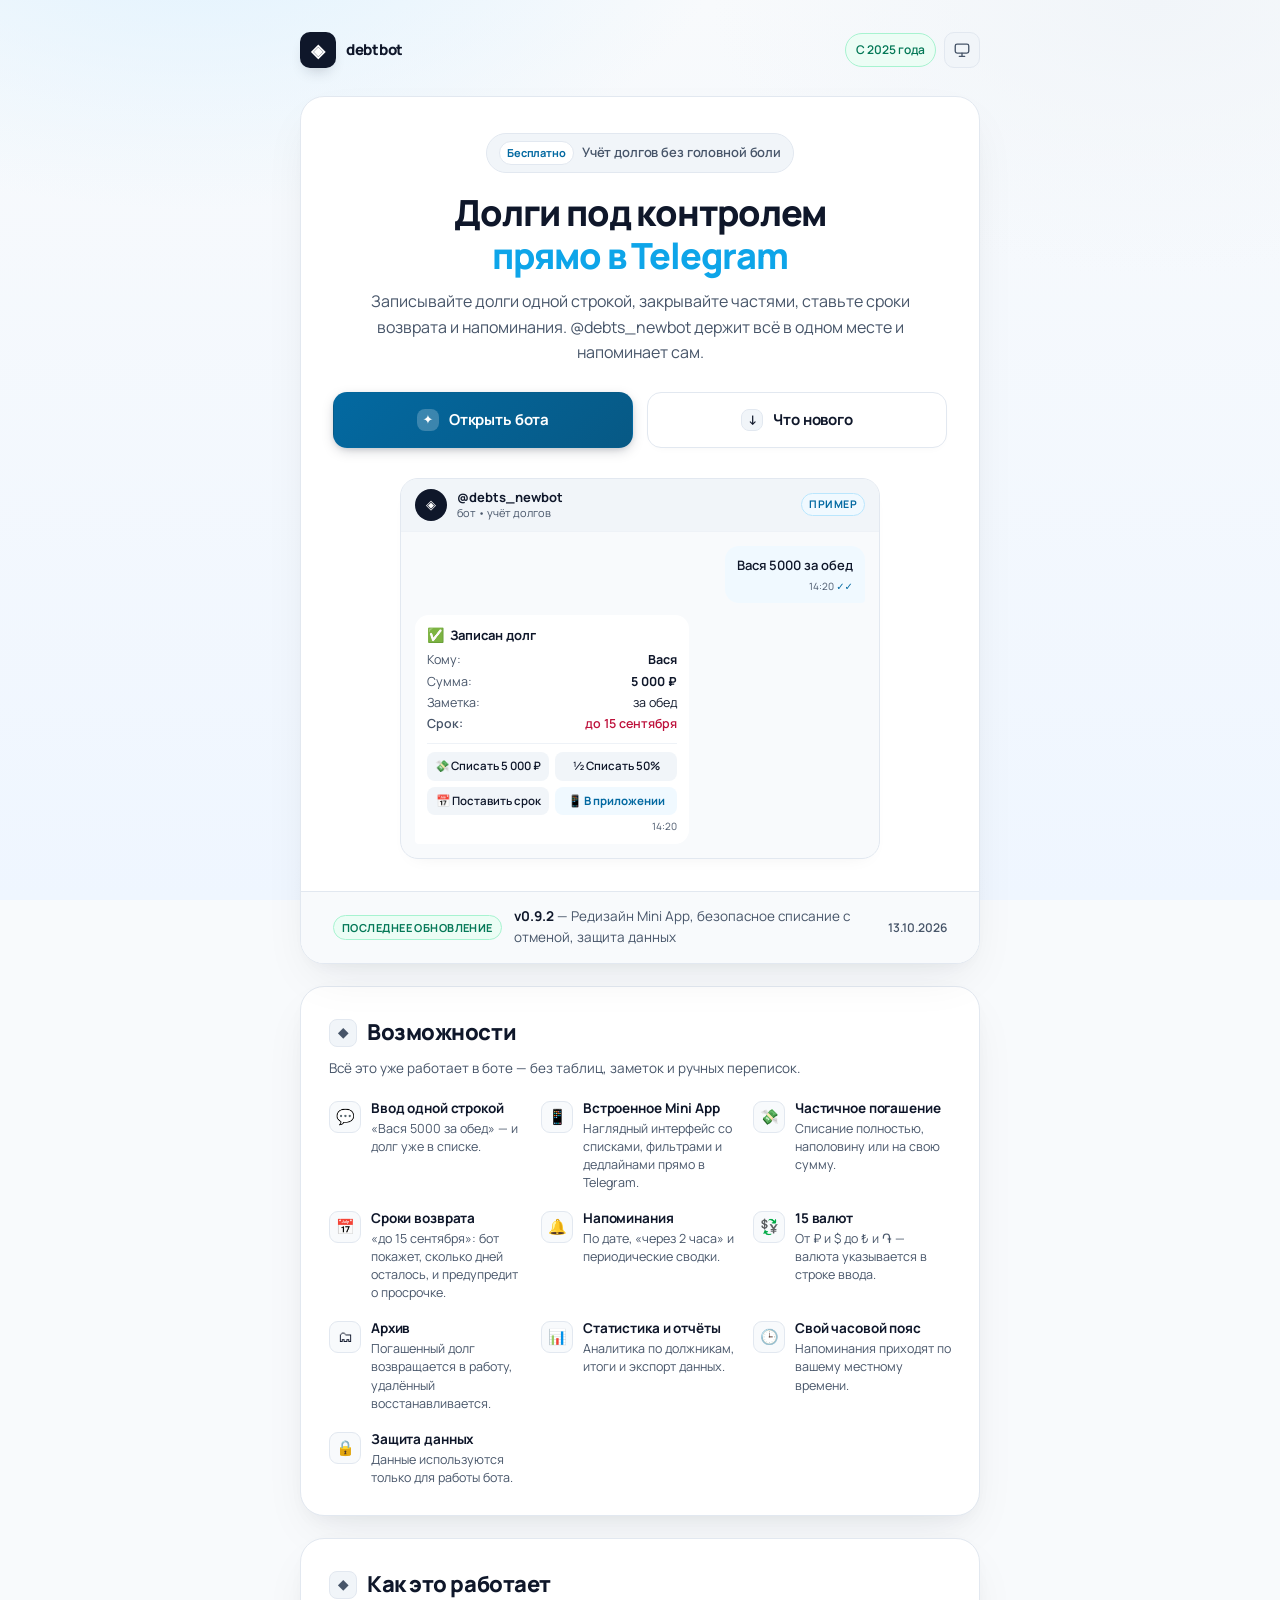
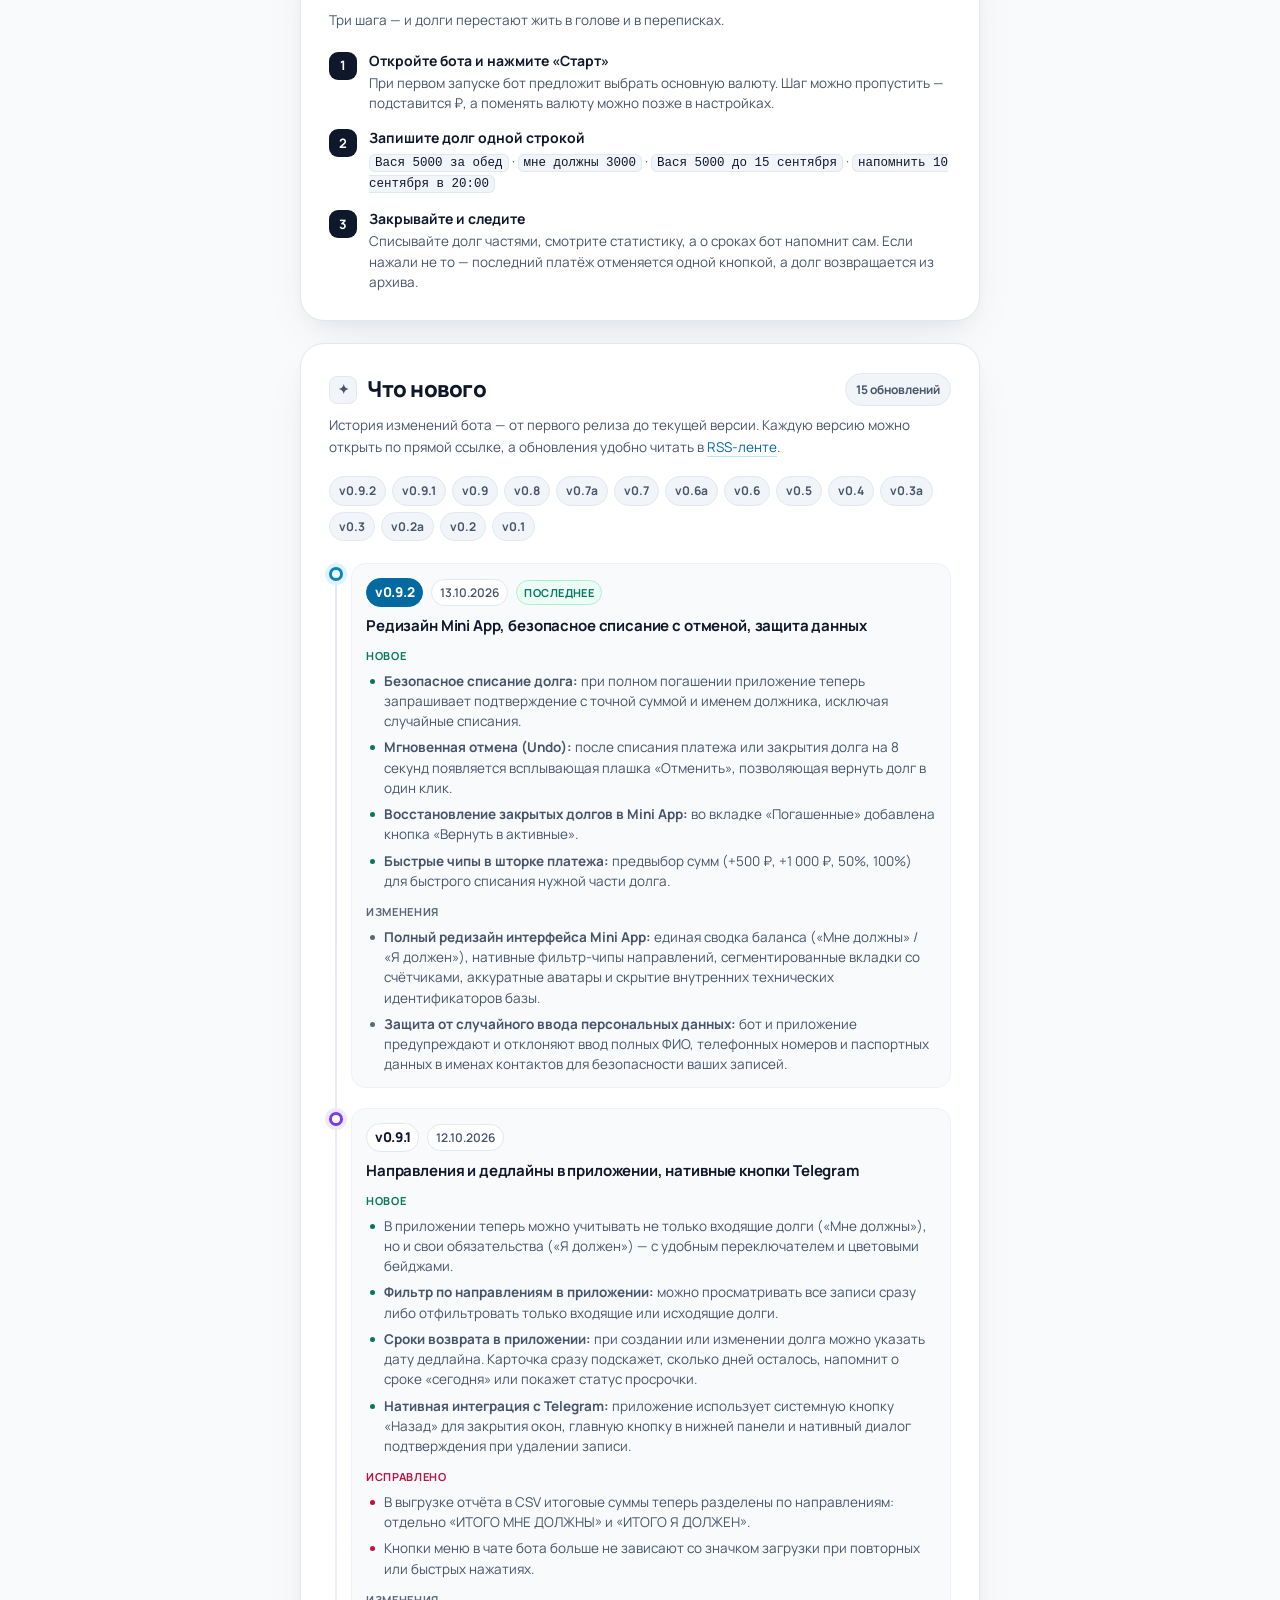
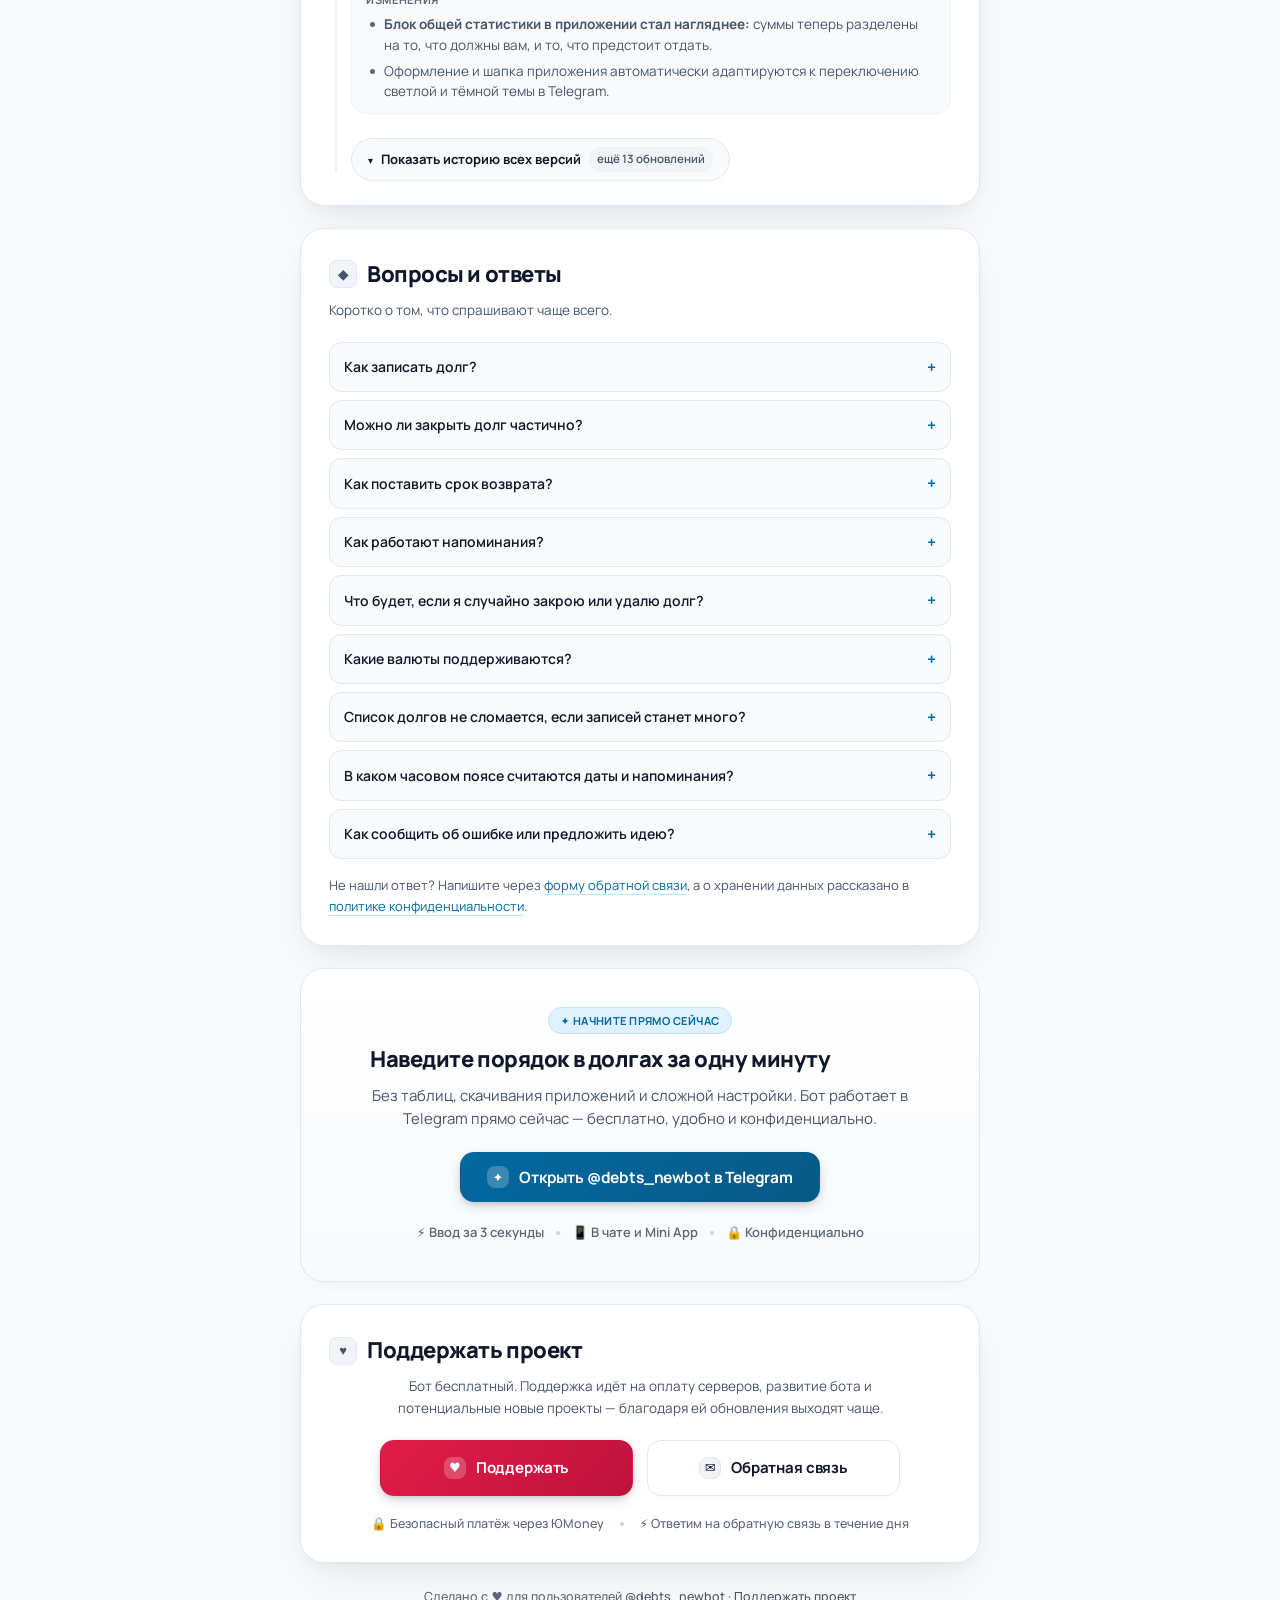
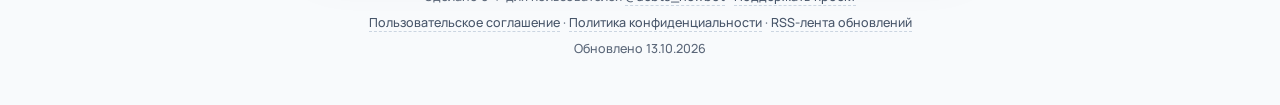
<file: index.html>
<!DOCTYPE html>
<html lang="ru">
<head>
  <meta charset="UTF-8" />
  <meta name="viewport" content="width=device-width, initial-scale=1.0" />

  <title>Бот @debts_newbot — учёт долгов в Telegram</title>
  <meta name="description" content="Telegram-бот @debts_newbot для учёта долгов: ввод одной строкой, частичное погашение, сроки возврата, напоминания, 15 валют и статистика. История обновлений и поддержка проекта." />
  <link rel="canonical" href="https://dvrks1d3.github.io/debtbot.github.io/" />

  <!-- ВАЖНО: при подключении своего домена поменять адрес в site.json, затем
       здесь (canonical, og:url, og:image, twitter:image) и в privacy.html.
       Сборка проверит, что адреса совпадают. Подробности — в README. -->

  <meta name="theme-color" content="#0ea5e9" media="(prefers-color-scheme: light)" />
  <meta name="theme-color" content="#0b1220" media="(prefers-color-scheme: dark)" />
  <meta name="color-scheme" content="light dark" />

  <!-- Превью для Telegram и соцсетей -->
  <meta property="og:type" content="website" />
  <meta property="og:site_name" content="debtbot" />
  <meta property="og:locale" content="ru_RU" />
  <meta property="og:title" content="Учёт долгов в Telegram — @debts_newbot" />
  <meta property="og:description" content="Ввод одной строкой, частичное погашение, сроки возврата, напоминания и статистика. История обновлений бота и поддержка проекта." />
  <meta property="og:url" content="https://dvrks1d3.github.io/debtbot.github.io/" />
  <meta property="og:image" content="https://dvrks1d3.github.io/debtbot.github.io/assets/og-image.png" />
  <meta property="og:image:width" content="1200" />
  <meta property="og:image:height" content="630" />
  <meta property="og:image:alt" content="@debts_newbot — учёт долгов в Telegram" />
  <meta name="twitter:card" content="summary_large_image" />
  <meta name="twitter:title" content="Учёт долгов в Telegram — @debts_newbot" />
  <meta name="twitter:description" content="Ввод одной строкой, частичное погашение, сроки возврата, напоминания и статистика." />
  <meta name="twitter:image" content="https://dvrks1d3.github.io/debtbot.github.io/assets/og-image.png" />

  <!-- Иконки -->
  <link rel="icon" href="favicon.ico" sizes="any" />
  <link rel="icon" href="favicon.svg" type="image/svg+xml" />
  <link rel="apple-touch-icon" href="apple-touch-icon.png" />
  <link rel="manifest" href="site.webmanifest" />

  <!-- Подписка на обновления -->
  <link rel="alternate" type="application/rss+xml" title="Обновления бота @debts_newbot" href="feed.xml" />

  <link rel="preconnect" href="https://fonts.googleapis.com">
  <link rel="preconnect" href="https://fonts.gstatic.com" crossorigin>
  <link href="https://fonts.googleapis.com/css2?family=Manrope:wght@400;500;600;700;800&display=swap" rel="stylesheet">

  <!-- Разметка для поисковиков собирается из faq.json и site.json -->
  <!-- build:jsonld:start -->
  <script type="application/ld+json">
  {
    "@context": "https://schema.org",
    "@graph": [
      {
        "@type": "SoftwareApplication",
        "name": "@debts_newbot",
        "applicationCategory": "FinanceApplication",
        "operatingSystem": "Telegram",
        "inLanguage": "ru",
        "url": "https://dvrks1d3.github.io/debtbot.github.io/",
        "description": "Telegram-бот для учёта долгов: частичное погашение, сроки возврата, напоминания и статистика.",
        "sameAs": [
          "https://t.me/debts_newbot"
        ],
        "offers": {
          "@type": "Offer",
          "price": "0",
          "priceCurrency": "RUB"
        }
      },
      {
        "@type": "FAQPage",
        "mainEntity": [
          {
            "@type": "Question",
            "name": "Как записать долг?",
            "acceptedAnswer": {
              "@type": "Answer",
              "text": "Одной строкой в чате с ботом: «Вася 5000 за обед». Можно сразу указать валюту, направление («мне должны» или «я должен»), срок возврата и напоминание."
            }
          },
          {
            "@type": "Question",
            "name": "Можно ли закрыть долг частично?",
            "acceptedAnswer": {
              "@type": "Answer",
              "text": "Да. В карточке долга есть списание полностью, наполовину («½ 50%») и на свою сумму. Полное списание и половина остатка спрашивают подтверждение, чтобы случайное нажатие ничего не испортило."
            }
          },
          {
            "@type": "Question",
            "name": "Как поставить срок возврата?",
            "acceptedAnswer": {
              "@type": "Answer",
              "text": "Допишите дату в строку: «Вася 5000 до 15 сентября». Бот покажет, сколько дней осталось, и пришлёт уведомление, если долг просрочен."
            }
          },
          {
            "@type": "Question",
            "name": "Как работают напоминания?",
            "acceptedAnswer": {
              "@type": "Answer",
              "text": "«напомнить 10 сентября в 20:00», «через 2 часа», «через 3 дня» или дата вида 2027-09-10. Кроме этого есть периодические сводки: их время настраивается, а если бот в назначенный час не работал, сводка догоняется."
            }
          },
          {
            "@type": "Question",
            "name": "Что будет, если я случайно закрою или удалю долг?",
            "acceptedAnswer": {
              "@type": "Answer",
              "text": "Ничего страшного. В разделе «🗂 Архив» погашенный долг можно вернуть в работу, а удалённый — восстановить. Последний платёж тоже откатывается кнопкой «↩️ Отменить последний платёж»."
            }
          },
          {
            "@type": "Question",
            "name": "Какие валюты поддерживаются?",
            "acceptedAnswer": {
              "@type": "Answer",
              "text": "15 валют, среди них ₽, $, €, ₸, ₾, ₴, ₺, £, ¥, Br и ֏. Валюта указывается прямо в строке ввода, а основную можно выбрать при первом запуске и поменять в настройках."
            }
          },
          {
            "@type": "Question",
            "name": "Список долгов не сломается, если записей станет много?",
            "acceptedAnswer": {
              "@type": "Answer",
              "text": "Нет. Список листается стрелками по 12 записей, группируется по должникам с итогами и открывается даже при сотнях долгов."
            }
          },
          {
            "@type": "Question",
            "name": "В каком часовом поясе считаются даты и напоминания?",
            "acceptedAnswer": {
              "@type": "Answer",
              "text": "В вашем. Часовой пояс настраивается отдельно для каждого пользователя, поэтому напоминания приходят по вашему местному времени."
            }
          },
          {
            "@type": "Question",
            "name": "Как сообщить об ошибке или предложить идею?",
            "acceptedAnswer": {
              "@type": "Answer",
              "text": "Через форму обратной связи (ссылка в блоке «Поддержать проект» и в футере). Обычно отвечаем в течение дня."
            }
          }
        ]
      }
    ]
  }
  </script>
  <!-- build:jsonld:end -->

  <link rel="stylesheet" href="assets/site.css" />

  <!-- Тема применяется до отрисовки, поэтому скрипт без defer -->
  <script src="assets/theme.js"></script>
</head>
<body>
  <a class="skip-link" href="#features">Перейти к возможностям</a>

  <div class="container">
    <header class="top-nav">
      <div class="logo">
        <div class="logo-mark" aria-hidden="true">◈</div>
        debtbot
      </div>
      <div class="nav-actions">
        <span class="badge-since">С 2025 года</span>
        <button class="theme-toggle" type="button" aria-label="Тема: как в системе">
          <svg class="icon-system" viewBox="0 0 20 20" fill="none" stroke="currentColor" stroke-width="1.5" stroke-linecap="round" stroke-linejoin="round" aria-hidden="true"><rect x="2.5" y="3.5" width="15" height="10" rx="2"/><path d="M7 17h6M10 13.5V17"/></svg>
          <svg class="icon-light" viewBox="0 0 20 20" fill="none" stroke="currentColor" stroke-width="1.5" stroke-linecap="round" stroke-linejoin="round" aria-hidden="true"><circle cx="10" cy="10" r="3.6"/><path d="M10 2v2M10 16v2M2 10h2M16 10h2M4.7 4.7l1.4 1.4M13.9 13.9l1.4 1.4M15.3 4.7l-1.4 1.4M6.1 13.9l-1.4 1.4"/></svg>
          <svg class="icon-dark" viewBox="0 0 20 20" fill="none" stroke="currentColor" stroke-width="1.5" stroke-linecap="round" stroke-linejoin="round" aria-hidden="true"><path d="M16 12.3A6.6 6.6 0 0 1 7.7 4a6.8 6.8 0 1 0 8.3 8.3Z"/></svg>
        </button>
      </div>
    </header>

    <main id="main">
      <section class="hero" aria-labelledby="hero-title">
        <div class="hero-inner">
          <p class="eyebrow"><span>Бесплатно</span> Учёт долгов без головной боли</p>
          <h1 id="hero-title">Долги под контролем <br><span class="accent">прямо в Telegram</span></h1>
          <p class="subtitle">Записывайте долги одной строкой, закрывайте частями, ставьте сроки возврата и напоминания. @debts_newbot держит всё в одном месте и напоминает сам.</p>

          <div class="actions">
            <a class="btn btn-primary" href="https://t.me/debts_newbot" target="_blank" rel="noopener noreferrer">
              <span class="btn-icon" aria-hidden="true">✦</span>
              Открыть бота
            </a>
            <a class="btn btn-secondary" href="#changelog">
              <span class="btn-icon" aria-hidden="true">↓</span>
              Что нового
            </a>
          </div>

          <div class="chat-mockup" aria-label="Пример работы бота в Telegram">
            <div class="chat-header">
              <div class="chat-avatar" aria-hidden="true">◈</div>
              <div class="chat-info">
                <span class="chat-name">@debts_newbot</span>
                <span class="chat-status">бот • учёт долгов</span>
              </div>
              <span class="chat-badge">Пример</span>
            </div>
            <div class="chat-body">
              <div class="chat-bubble chat-bubble-user">
                <p class="chat-text">Вася 5000 за обед</p>
                <span class="chat-time">14:20 <span class="chat-check" aria-hidden="true">✓✓</span></span>
              </div>
              <div class="chat-bubble chat-bubble-bot">
                <div class="chat-bot-header">
                  <span class="chat-bot-icon" aria-hidden="true">✅</span>
                  <b>Записан долг</b>
                </div>
                <div class="chat-debt-details">
                  <div class="chat-detail-row"><span>Кому:</span> <b>Вася</b></div>
                  <div class="chat-detail-row"><span>Сумма:</span> <b>5 000 ₽</b></div>
                  <div class="chat-detail-row"><span>Заметка:</span> <span>за обед</span></div>
                  <div class="chat-detail-row chat-detail-due"><span>Срок:</span> <span>до 15 сентября</span></div>
                </div>
                <div class="chat-actions">
                  <span class="chat-btn">💸 Списать 5 000 ₽</span>
                  <span class="chat-btn">½ Списать 50%</span>
                  <span class="chat-btn">📅 Поставить срок</span>
                  <span class="chat-btn chat-btn-app">📱 В приложении</span>
                </div>
                <span class="chat-time">14:20</span>
              </div>
            </div>
          </div>
        </div>

        <!-- build:latest:start -->
        <a class="latest" href="#v0-9-2">
          <span class="latest-label">Последнее обновление</span>
          <span class="latest-title"><b>v0.9.2</b> — Редизайн Mini App, безопасное списание с отменой, защита данных</span>
          <time class="latest-date" datetime="2026-10-13">13.10.2026</time>
        </a>
        <!-- build:latest:end -->
      </section>

      <section class="panel" id="features" aria-labelledby="features-title">
        <h2 id="features-title"><span class="title-icon" aria-hidden="true">◆</span> Возможности</h2>
        <p class="panel-sub">Всё это уже работает в боте — без таблиц, заметок и ручных переписок.</p>

        <ul class="feature-grid">
          <li class="feature-item">
            <span class="feature-icon" aria-hidden="true">💬</span>
            <div><b>Ввод одной строкой</b><p>«Вася 5000 за обед» — и долг уже в списке.</p></div>
          </li>
          <li class="feature-item">
            <span class="feature-icon" aria-hidden="true">📱</span>
            <div><b>Встроенное Mini App</b><p>Наглядный интерфейс со списками, фильтрами и дедлайнами прямо в Telegram.</p></div>
          </li>
          <li class="feature-item">
            <span class="feature-icon" aria-hidden="true">💸</span>
            <div><b>Частичное погашение</b><p>Списание полностью, наполовину или на свою сумму.</p></div>
          </li>
          <li class="feature-item">
            <span class="feature-icon" aria-hidden="true">📅</span>
            <div><b>Сроки возврата</b><p>«до 15 сентября»: бот покажет, сколько дней осталось, и предупредит о просрочке.</p></div>
          </li>
          <li class="feature-item">
            <span class="feature-icon" aria-hidden="true">🔔</span>
            <div><b>Напоминания</b><p>По дате, «через 2 часа» и периодические сводки.</p></div>
          </li>
          <li class="feature-item">
            <span class="feature-icon" aria-hidden="true">💱</span>
            <div><b>15 валют</b><p>От ₽ и $ до ₺ и ֏ — валюта указывается в строке ввода.</p></div>
          </li>
          <li class="feature-item">
            <span class="feature-icon" aria-hidden="true">🗂</span>
            <div><b>Архив</b><p>Погашенный долг возвращается в работу, удалённый восстанавливается.</p></div>
          </li>
          <li class="feature-item">
            <span class="feature-icon" aria-hidden="true">📊</span>
            <div><b>Статистика и отчёты</b><p>Аналитика по должникам, итоги и экспорт данных.</p></div>
          </li>
          <li class="feature-item">
            <span class="feature-icon" aria-hidden="true">🕒</span>
            <div><b>Свой часовой пояс</b><p>Напоминания приходят по вашему местному времени.</p></div>
          </li>
          <li class="feature-item">
            <span class="feature-icon" aria-hidden="true">🔒</span>
            <div><b>Защита данных</b><p>Данные используются только для работы бота.</p></div>
          </li>
        </ul>
      </section>

      <section class="panel" id="how" aria-labelledby="how-title">
        <h2 id="how-title"><span class="title-icon" aria-hidden="true">◆</span> Как это работает</h2>
        <p class="panel-sub">Три шага — и долги перестают жить в голове и в переписках.</p>

        <ol class="steps">
          <li>
            <div>
              <b>Откройте бота и нажмите «Старт»</b>
              <p>При первом запуске бот предложит выбрать основную валюту. Шаг можно пропустить — подставится ₽, а поменять валюту можно позже в настройках.</p>
            </div>
          </li>
          <li>
            <div>
              <b>Запишите долг одной строкой</b>
              <p><code>Вася 5000 за обед</code> · <code>мне должны 3000</code> · <code>Вася 5000 до 15 сентября</code> · <code>напомнить 10 сентября в 20:00</code></p>
            </div>
          </li>
          <li>
            <div>
              <b>Закрывайте и следите</b>
              <p>Списывайте долг частями, смотрите статистику, а о сроках бот напомнит сам. Если нажали не то — последний платёж отменяется одной кнопкой, а долг возвращается из архива.</p>
            </div>
          </li>
        </ol>
      </section>

      <section class="changelog" id="changelog" aria-labelledby="changelog-title">
        <div class="changelog-head">
          <h2 id="changelog-title"><span class="title-icon" aria-hidden="true">✦</span> Что нового</h2>
          <p class="version-count"><!-- build:count:start -->15 обновлений<!-- build:count:end --></p>
        </div>
        <p class="changelog-sub">История изменений бота — от первого релиза до текущей версии. Каждую версию можно открыть по прямой ссылке, а обновления удобно читать в <a class="inline-link" href="feed.xml">RSS-ленте</a>.</p>

        <!-- build:index:start -->
          <nav class="version-index" aria-label="Перейти к версии">
            <a class="chip" href="#v0-9-2">v0.9.2</a>
            <a class="chip" href="#v0-9-1">v0.9.1</a>
            <a class="chip" href="#v0-9">v0.9</a>
            <a class="chip" href="#v0-8">v0.8</a>
            <a class="chip" href="#v0-7a">v0.7a</a>
            <a class="chip" href="#v0-7">v0.7</a>
            <a class="chip" href="#v0-6a">v0.6a</a>
            <a class="chip" href="#v0-6">v0.6</a>
            <a class="chip" href="#v0-5">v0.5</a>
            <a class="chip" href="#v0-4">v0.4</a>
            <a class="chip" href="#v0-3a">v0.3a</a>
            <a class="chip" href="#v0-3">v0.3</a>
            <a class="chip" href="#v0-2a">v0.2a</a>
            <a class="chip" href="#v0-2">v0.2</a>
            <a class="chip" href="#v0-1">v0.1</a>
          </nav>
          <!-- build:index:end -->

        <ul class="timeline">
        <!-- build:releases:start -->
        <li class="timeline-item" id="v0-9-2">
          <div class="timeline-dot" aria-hidden="true"></div>
          <article class="timeline-card">
            <div class="timeline-top">
              <h3 class="release-heading">
                <a class="ver latest" href="#v0-9-2" title="Ссылка на это обновление">v0.9.2</a>
              </h3>
              <time class="date" datetime="2026-10-13">13.10.2026</time>
              <span class="tag">Последнее</span>
            </div>
            <p class="release-title">Редизайн Mini App, безопасное списание с отменой, защита данных</p>
            <div class="release-groups">
              <div class="release-group release-group-add">
                <h4 class="group-title">Новое</h4>
                <ul class="release-list">
                  <li><b>Безопасное списание долга:</b> при полном погашении приложение теперь запрашивает подтверждение с точной суммой и именем должника, исключая случайные списания.</li>
                  <li><b>Мгновенная отмена (Undo):</b> после списания платежа или закрытия долга на 8 секунд появляется всплывающая плашка «Отменить», позволяющая вернуть долг в один клик.</li>
                  <li><b>Восстановление закрытых долгов в Mini App:</b> во вкладке «Погашенные» добавлена кнопка «Вернуть в активные».</li>
                  <li><b>Быстрые чипы в шторке платежа:</b> предвыбор сумм (+500 ₽, +1 000 ₽, 50%, 100%) для быстрого списания нужной части долга.</li>
                </ul>
              </div>
              <div class="release-group release-group-change">
                <h4 class="group-title">Изменения</h4>
                <ul class="release-list">
                  <li><b>Полный редизайн интерфейса Mini App:</b> единая сводка баланса («Мне должны» / «Я должен»), нативные фильтр-чипы направлений, сегментированные вкладки со счётчиками, аккуратные аватары и скрытие внутренних технических идентификаторов базы.</li>
                  <li><b>Защита от случайного ввода персональных данных:</b> бот и приложение предупреждают и отклоняют ввод полных ФИО, телефонных номеров и паспортных данных в именах контактов для безопасности ваших записей.</li>
                </ul>
              </div>
            </div>
          </article>
        </li>
        <li class="timeline-item" id="v0-9-1">
          <div class="timeline-dot" aria-hidden="true"></div>
          <article class="timeline-card">
            <div class="timeline-top">
              <h3 class="release-heading">
                <a class="ver" href="#v0-9-1" title="Ссылка на это обновление">v0.9.1</a>
              </h3>
              <time class="date" datetime="2026-10-12">12.10.2026</time>
            </div>
            <p class="release-title">Направления и дедлайны в приложении, нативные кнопки Telegram</p>
            <div class="release-groups">
              <div class="release-group release-group-add">
                <h4 class="group-title">Новое</h4>
                <ul class="release-list">
                  <li>В приложении теперь можно учитывать не только входящие долги («Мне должны»), но и свои обязательства («Я должен») — с удобным переключателем и цветовыми бейджами.</li>
                  <li><b>Фильтр по направлениям в приложении:</b> можно просматривать все записи сразу либо отфильтровать только входящие или исходящие долги.</li>
                  <li><b>Сроки возврата в приложении:</b> при создании или изменении долга можно указать дату дедлайна. Карточка сразу подскажет, сколько дней осталось, напомнит о сроке «сегодня» или покажет статус просрочки.</li>
                  <li><b>Нативная интеграция с Telegram:</b> приложение использует системную кнопку «Назад» для закрытия окон, главную кнопку в нижней панели и нативный диалог подтверждения при удалении записи.</li>
                </ul>
              </div>
              <div class="release-group release-group-fix">
                <h4 class="group-title">Исправлено</h4>
                <ul class="release-list">
                  <li>В выгрузке отчёта в CSV итоговые суммы теперь разделены по направлениям: отдельно «ИТОГО МНЕ ДОЛЖНЫ» и «ИТОГО Я ДОЛЖЕН».</li>
                  <li>Кнопки меню в чате бота больше не зависают со значком загрузки при повторных или быстрых нажатиях.</li>
                </ul>
              </div>
              <div class="release-group release-group-change">
                <h4 class="group-title">Изменения</h4>
                <ul class="release-list">
                  <li><b>Блок общей статистики в приложении стал нагляднее:</b> суммы теперь разделены на то, что должны вам, и то, что предстоит отдать.</li>
                  <li>Оформление и шапка приложения автоматически адаптируются к переключению светлой и тёмной темы в Telegram.</li>
                </ul>
              </div>
            </div>
          </article>
        </li>
        <li class="timeline-archive">
          <details class="timeline-details">
            <summary class="timeline-summary">
              <span class="timeline-summary-icon" aria-hidden="true">▾</span>
              <span class="timeline-summary-text">Показать историю всех версий</span>
              <span class="timeline-summary-badge">ещё 13 обновлений</span>
            </summary>
            <ol class="timeline-older" aria-label="Предыдущие версии">
        <li class="timeline-item" id="v0-9">
          <div class="timeline-dot" aria-hidden="true"></div>
          <article class="timeline-card">
            <div class="timeline-top">
              <h3 class="release-heading">
                <a class="ver" href="#v0-9" title="Ссылка на это обновление">v0.9</a>
              </h3>
              <time class="date" datetime="2026-10-03">03.10.2026</time>
            </div>
            <p class="release-title">Правильные суммы, архив, подтверждение списания</p>
            <div class="release-groups">
              <div class="release-group release-group-add">
                <h4 class="group-title">Новое</h4>
                <ul class="release-list">
                  <li>Появился раздел «🗂 Архив» — погашенные и удалённые долги больше не пропадают: погашенный можно вернуть в работу, удалённый — восстановить.</li>
                </ul>
              </div>
              <div class="release-group release-group-fix">
                <h4 class="group-title">Исправлено</h4>
                <ul class="release-list">
                  <li>«Вася 5 000 за обед» — это 5 000 ₽, а не 5 ₽, как было раньше.</li>
                  <li>Пробелы и точки в записи числа понимаются как разделители разрядов («1 000 000,50»), а непонятный ввод вроде «5000 6000» или «1e5» бот честно отвергает вместо того, чтобы записать неверную сумму.</li>
                  <li><b>Копейки больше не теряются:</b> 10 рублей 10 копеек показываются как «10.10 ₽».</li>
                  <li>Даты стали умнее — «напомнить в 10.09» это 10 сентября, а не завтра в 10:00; работают «через 2 часа», «через 3 дня» и даты вида 2027-09-10.</li>
                  <li>Правка суммы у закрытого долга возвращает его в список.</li>
                  <li>Список долгов открывается даже при сотнях записей.</li>
                  <li>Периодическая сводка догоняется, если бот в назначенный час не работал.</li>
                </ul>
              </div>
              <div class="release-group release-group-change">
                <h4 class="group-title">Изменения</h4>
                <ul class="release-list">
                  <li>Списание половины остатка («½ 50%») теперь спрашивает подтверждение, как и полное.</li>
                </ul>
              </div>
            </div>
          </article>
        </li>
        <li class="timeline-item" id="v0-8">
          <div class="timeline-dot" aria-hidden="true"></div>
          <article class="timeline-card">
            <div class="timeline-top">
              <h3 class="release-heading">
                <a class="ver" href="#v0-8" title="Ссылка на это обновление">v0.8</a>
              </h3>
              <time class="date" datetime="2026-10-01">01.10.2026</time>
            </div>
            <p class="release-title">Рабочие напоминания, кнопка «Изменить», /cancel</p>
            <div class="release-groups">
              <div class="release-group release-group-add">
                <h4 class="group-title">Новое</h4>
                <ul class="release-list">
                  <li>Кнопка «✏️ Изменить» теперь есть прямо в карточке долга и работает из списка: имя, сумму, описание, напоминание и срок можно поправить в пару нажатий.</li>
                  <li><b>Появилась команда /cancel:</b> позволяет прервать любой диалог, если передумали; брошенные вопросы забываются сами через полчаса.</li>
                </ul>
              </div>
              <div class="release-group release-group-fix">
                <h4 class="group-title">Исправлено</h4>
                <ul class="release-list">
                  <li><b>Починили напоминания:</b> теперь они действительно приходят 🔔.</li>
                  <li>Уведомления по дате («напомнить 10 сентября в 20:00»), периодические сводки и сообщения о просроченных сроках возврата молча падали с ошибкой разметки и не доходили ни до кого.</li>
                  <li>Имена с апострофом («О'Брайен») больше не ломают сообщения целиком.</li>
                  <li>Даты вида «10 сентября 2026» читаются буквально, без сдвига на год вперёд.</li>
                </ul>
              </div>
              <div class="release-group release-group-change">
                <h4 class="group-title">Изменения</h4>
                <ul class="release-list">
                  <li>При первом запуске основную валюту теперь можно пропустить — подставится ₽, поменять её можно в настройках.</li>
                </ul>
              </div>
            </div>
          </article>
        </li>
        <li class="timeline-item" id="v0-7a">
          <div class="timeline-dot" aria-hidden="true"></div>
          <article class="timeline-card">
            <div class="timeline-top">
              <h3 class="release-heading">
                <a class="ver" href="#v0-7a" title="Ссылка на это обновление">v0.7a</a>
              </h3>
              <time class="date" datetime="2026-09-06">06.09.2026</time>
            </div>
            <p class="release-title">Листание списка долгов, честный /remind</p>
            <div class="release-groups">
              <div class="release-group release-group-add">
                <h4 class="group-title">Новое</h4>
                <ul class="release-list">
                  <li>Список долгов теперь листается стрелками ⬅️ ➡️ по 12 штук — большие портфели долгов больше не упираются в лимит сообщений.</li>
                </ul>
              </div>
              <div class="release-group release-group-change">
                <h4 class="group-title">Изменения</h4>
                <ul class="release-list">
                  <li>Команда /remind шлёт сводку по требованию независимо от переключателя уведомлений и честно различает «долгов нет» и «уведомления выключены».</li>
                </ul>
              </div>
            </div>
          </article>
        </li>
        <li class="timeline-item" id="v0-7">
          <div class="timeline-dot" aria-hidden="true"></div>
          <article class="timeline-card">
            <div class="timeline-top">
              <h3 class="release-heading">
                <a class="ver" href="#v0-7" title="Ссылка на это обновление">v0.7</a>
              </h3>
              <time class="date" datetime="2026-09-06">06.09.2026</time>
            </div>
            <p class="release-title">15 валют, сроки возврата, правка долга</p>
            <div class="release-groups">
              <div class="release-group release-group-add">
                <h4 class="group-title">Новое</h4>
                <ul class="release-list">
                  <li><b>Валют стало 15:</b> добавлены BYN, UAH, AMD, KGS, UZS, TRY, GBP, CNY, CHF и AED — указываются суффиксом в одной строке (₴ ₺ £ ¥ Br ֏ и другие).</li>
                  <li><b>Появились сроки возврата:</b> «Вася 5000 до 15 сентября» — бот покажет, сколько дней осталось, и уведомит, если долг просрочен 🔴.</li>
                  <li>В карточке долга теперь есть «✏️ Изменить» — можно исправить имя, сумму, описание, напоминание и срок.</li>
                </ul>
              </div>
              <div class="release-group release-group-change">
                <h4 class="group-title">Изменения</h4>
                <ul class="release-list">
                  <li>Красивые даты в истории платежей.</li>
                </ul>
              </div>
            </div>
          </article>
        </li>
        <li class="timeline-item" id="v0-6a">
          <div class="timeline-dot" aria-hidden="true"></div>
          <article class="timeline-card">
            <div class="timeline-top">
              <h3 class="release-heading">
                <a class="ver" href="#v0-6a" title="Ссылка на это обновление">v0.6a</a>
              </h3>
              <time class="date" datetime="2026-09-06">06.09.2026</time>
            </div>
            <p class="release-title">Отмена последнего платежа и подтверждение полного списания</p>
            <div class="release-groups">
              <div class="release-group release-group-add">
                <h4 class="group-title">Новое</h4>
                <ul class="release-list">
                  <li>В карточке долга появилась кнопка «↩️ Отменить последний платёж» — если ошиблись или нажали случайно, платёж откатывается одним нажатием, и долг снова активен.</li>
                </ul>
              </div>
              <div class="release-group release-group-change">
                <h4 class="group-title">Изменения</h4>
                <ul class="release-list">
                  <li>«💯 Полностью» теперь спрашивает подтверждение перед списанием.</li>
                </ul>
              </div>
            </div>
          </article>
        </li>
        <li class="timeline-item" id="v0-6">
          <div class="timeline-dot" aria-hidden="true"></div>
          <article class="timeline-card">
            <div class="timeline-top">
              <h3 class="release-heading">
                <a class="ver" href="#v0-6" title="Ссылка на это обновление">v0.6</a>
              </h3>
              <time class="date" datetime="2026-08-31">31.08.2026</time>
            </div>
            <p class="release-title">Личная часовая зона и валюта в статистике</p>
            <div class="release-groups">
              <div class="release-group release-group-add">
                <h4 class="group-title">Новое</h4>
                <ul class="release-list">
                  <li>Личная часовая зона для каждого пользователя — напоминания и даты считаются по вашему времени.</li>
                </ul>
              </div>
              <div class="release-group release-group-fix">
                <h4 class="group-title">Исправлено</h4>
                <ul class="release-list">
                  <li>Статистика теперь пересчитывается в нужную валюту.</li>
                  <li>Сообщения корректно отображаются в Telegram (исправлено форматирование и выбор валюты в мастере настройки).</li>
                </ul>
              </div>
            </div>
          </article>
        </li>
        <li class="timeline-item" id="v0-5">
          <div class="timeline-dot" aria-hidden="true"></div>
          <article class="timeline-card">
            <div class="timeline-top">
              <h3 class="release-heading">
                <a class="ver" href="#v0-5" title="Ссылка на это обновление">v0.5</a>
              </h3>
              <time class="date" datetime="2026-08-30">30.08.2026</time>
            </div>
            <p class="release-title">Напоминания по дате и выбор основной валюты</p>
            <div class="release-groups">
              <div class="release-group release-group-add">
                <h4 class="group-title">Новое</h4>
                <ul class="release-list">
                  <li><b>Напоминания по дате:</b> добавьте в конец строки «напомнить 10 сентября в 20:00» — бот пришлёт уведомление в нужный момент (даты словами или цифрами, «сегодня/завтра», время по Москве).</li>
                  <li>При первом запуске бот теперь спрашивает основную валюту (₽ $ € ₸ ₾), её можно поменять в настройках — в ней создаются долги и показывается статистика.</li>
                </ul>
              </div>
            </div>
          </article>
        </li>
        <li class="timeline-item" id="v0-4">
          <div class="timeline-dot" aria-hidden="true"></div>
          <article class="timeline-card">
            <div class="timeline-top">
              <h3 class="release-heading">
                <a class="ver" href="#v0-4" title="Ссылка на это обновление">v0.4</a>
              </h3>
              <time class="date" datetime="2026-08-22">22.08.2026</time>
            </div>
            <p class="release-title">Inline-интерфейс, ввод одной строкой, карточки долгов</p>
            <div class="release-groups">
              <div class="release-group release-group-add">
                <h4 class="group-title">Новое</h4>
                <ul class="release-list">
                  <li>Добавление долга одной строкой («Вася 5000 за обед») с валютой и направлением («мне должны» / «я должен»).</li>
                  <li>Интерактивные карточки долгов со списанием полностью, наполовину или частями, удалением с восстановлением и историей платежей.</li>
                  <li>Подробная справка /help и настраиваемое время напоминаний.</li>
                </ul>
              </div>
              <div class="release-group release-group-change">
                <h4 class="group-title">Изменения</h4>
                <ul class="release-list">
                  <li>Список долгов теперь группируется по должникам с итогами.</li>
                  <li>Главное меню переехало на удобные inline-кнопки.</li>
                </ul>
              </div>
            </div>
          </article>
        </li>
        <li class="timeline-item" id="v0-3a">
          <div class="timeline-dot" aria-hidden="true"></div>
          <article class="timeline-card">
            <div class="timeline-top">
              <h3 class="release-heading">
                <a class="ver" href="#v0-3a" title="Ссылка на это обновление">v0.3a</a>
              </h3>
              <time class="date" datetime="2026-08-21">21.08.2026</time>
            </div>
            <p class="release-title">Уведомления и экспорт</p>
            <div class="release-groups">
              <div class="release-group release-group-add">
                <h4 class="group-title">Новое</h4>
                <ul class="release-list">
                  <li>Добавлен функционал уведомлений — корректные форматы, улучшенный вывод в отчётах и экспорте, уведомления о сроках и изменениях долгов.</li>
                </ul>
              </div>
              <div class="release-group release-group-change">
                <h4 class="group-title">Изменения</h4>
                <ul class="release-list">
                  <li>Улучшение экспорта и отображения сумм.</li>
                </ul>
              </div>
            </div>
          </article>
        </li>
        <li class="timeline-item" id="v0-3">
          <div class="timeline-dot" aria-hidden="true"></div>
          <article class="timeline-card">
            <div class="timeline-top">
              <h3 class="release-heading">
                <a class="ver" href="#v0-3" title="Ссылка на это обновление">v0.3</a>
              </h3>
              <time class="date" datetime="2026-08-21">21.08.2026</time>
            </div>
            <p class="release-title">Дизайн лендинга и безопасность</p>
            <div class="release-groups">
              <div class="release-group release-group-change">
                <h4 class="group-title">Изменения</h4>
                <ul class="release-list">
                  <li>Обновили дизайн лендинга и улучшили безопасность бота.</li>
                </ul>
              </div>
            </div>
          </article>
        </li>
        <li class="timeline-item" id="v0-2a">
          <div class="timeline-dot" aria-hidden="true"></div>
          <article class="timeline-card">
            <div class="timeline-top">
              <h3 class="release-heading">
                <a class="ver" href="#v0-2a" title="Ссылка на это обновление">v0.2a</a>
              </h3>
              <time class="date" datetime="2025-09-09">09.09.2025</time>
            </div>
            <p class="release-title">Безопасность и защита от спама</p>
            <div class="release-groups">
              <div class="release-group release-group-change">
                <h4 class="group-title">Изменения</h4>
                <ul class="release-list">
                  <li><b>Улучшение безопасности бота:</b> защита от спама и более гибкое управление.</li>
                </ul>
              </div>
            </div>
          </article>
        </li>
        <li class="timeline-item" id="v0-2">
          <div class="timeline-dot" aria-hidden="true"></div>
          <article class="timeline-card">
            <div class="timeline-top">
              <h3 class="release-heading">
                <a class="ver" href="#v0-2" title="Ссылка на это обновление">v0.2</a>
              </h3>
              <time class="date" datetime="2025-09-09">09.09.2025</time>
            </div>
            <p class="release-title">Частичное списание долгов</p>
            <div class="release-groups">
              <div class="release-group release-group-add">
                <h4 class="group-title">Новое</h4>
                <ul class="release-list">
                  <li>Добавлено частичное списание долгов и улучшена статистика — теперь проще закрывать долг по частям.</li>
                </ul>
              </div>
            </div>
          </article>
        </li>
        <li class="timeline-item" id="v0-1">
          <div class="timeline-dot" aria-hidden="true"></div>
          <article class="timeline-card">
            <div class="timeline-top">
              <h3 class="release-heading">
                <a class="ver" href="#v0-1" title="Ссылка на это обновление">v0.1</a>
              </h3>
              <time class="date" datetime="2025-09-09">09.09.2025</time>
            </div>
            <p class="release-title">Первый релиз</p>
            <div class="release-groups">
              <div class="release-group release-group-add">
                <h4 class="group-title">Новое</h4>
                <ul class="release-list">
                  <li><b>Первоначальный релиз бота:</b> базовый функционал учёта долгов, создание и учёт задолженностей.</li>
                </ul>
              </div>
            </div>
          </article>
        </li>
            </ol>
          </details>
        </li>
        <!-- build:releases:end -->
        </ul>
      </section>

      <section class="panel" id="faq" aria-labelledby="faq-title">
        <h2 id="faq-title"><span class="title-icon" aria-hidden="true">◆</span> Вопросы и ответы</h2>
        <p class="panel-sub">Коротко о том, что спрашивают чаще всего.</p>

        <!-- build:faq:start -->
        <details class="faq-item">
          <summary>Как записать долг?</summary>
          <p>Одной строкой в чате с ботом: «Вася 5000 за обед». Можно сразу указать валюту, направление («мне должны» или «я должен»), срок возврата и напоминание.</p>
        </details>
        <details class="faq-item">
          <summary>Можно ли закрыть долг частично?</summary>
          <p>Да. В карточке долга есть списание полностью, наполовину («½ 50%») и на свою сумму. Полное списание и половина остатка спрашивают подтверждение, чтобы случайное нажатие ничего не испортило.</p>
        </details>
        <details class="faq-item">
          <summary>Как поставить срок возврата?</summary>
          <p>Допишите дату в строку: «Вася 5000 до 15 сентября». Бот покажет, сколько дней осталось, и пришлёт уведомление, если долг просрочен.</p>
        </details>
        <details class="faq-item">
          <summary>Как работают напоминания?</summary>
          <p>«напомнить 10 сентября в 20:00», «через 2 часа», «через 3 дня» или дата вида 2027-09-10. Кроме этого есть периодические сводки: их время настраивается, а если бот в назначенный час не работал, сводка догоняется.</p>
        </details>
        <details class="faq-item">
          <summary>Что будет, если я случайно закрою или удалю долг?</summary>
          <p>Ничего страшного. В разделе «🗂 Архив» погашенный долг можно вернуть в работу, а удалённый — восстановить. Последний платёж тоже откатывается кнопкой «↩️ Отменить последний платёж».</p>
        </details>
        <details class="faq-item">
          <summary>Какие валюты поддерживаются?</summary>
          <p>15 валют, среди них ₽, $, €, ₸, ₾, ₴, ₺, £, ¥, Br и ֏. Валюта указывается прямо в строке ввода, а основную можно выбрать при первом запуске и поменять в настройках.</p>
        </details>
        <details class="faq-item">
          <summary>Список долгов не сломается, если записей станет много?</summary>
          <p>Нет. Список листается стрелками по 12 записей, группируется по должникам с итогами и открывается даже при сотнях долгов.</p>
        </details>
        <details class="faq-item">
          <summary>В каком часовом поясе считаются даты и напоминания?</summary>
          <p>В вашем. Часовой пояс настраивается отдельно для каждого пользователя, поэтому напоминания приходят по вашему местному времени.</p>
        </details>
        <details class="faq-item">
          <summary>Как сообщить об ошибке или предложить идею?</summary>
          <p>Через форму обратной связи (ссылка в блоке «Поддержать проект» и в футере). Обычно отвечаем в течение дня.</p>
        </details>
        <!-- build:faq:end -->

        <p class="faq-note">Не нашли ответ? Напишите через <a class="inline-link" href="https://docs.google.com/forms/d/e/1FAIpQLSf25cPmj_XOJ0w-5ywHh_MlF2yY1WmF4xuYG1s7Vr0N-PM4dw/viewform?usp=header" target="_blank" rel="noopener noreferrer">форму обратной связи</a>, а о хранении данных рассказано в <a class="inline-link" href="privacy.html">политике конфиденциальности</a>.</p>
      </section>

      <section class="panel cta-panel" id="get-started" aria-labelledby="cta-title">
        <div class="cta-inner">
          <span class="cta-badge" aria-hidden="true">✦ Начните прямо сейчас</span>
          <h2 id="cta-title" class="cta-heading">Наведите порядок в долгах за одну минуту</h2>
          <p class="cta-sub">Без таблиц, скачивания приложений и сложной настройки. Бот работает в Telegram прямо сейчас — бесплатно, удобно и конфиденциально.</p>
          <div class="cta-actions">
            <a class="btn btn-primary btn-cta" href="https://t.me/debts_newbot" target="_blank" rel="noopener noreferrer">
              <span class="btn-icon" aria-hidden="true">✦</span>
              Открыть @debts_newbot в Telegram
            </a>
          </div>
          <div class="cta-features">
            <span class="cta-feat">⚡ Ввод за 3 секунды</span>
            <span class="cta-dot" aria-hidden="true"></span>
            <span class="cta-feat">📱 В чате и Mini App</span>
            <span class="cta-dot" aria-hidden="true"></span>
            <span class="cta-feat">🔒 Конфиденциально</span>
          </div>
        </div>
      </section>

      <section class="panel support" id="support" aria-labelledby="support-title">
        <h2 id="support-title"><span class="title-icon" aria-hidden="true">♥</span> Поддержать проект</h2>
        <p class="panel-sub">Бот бесплатный. Поддержка идёт на оплату серверов, развитие бота и потенциальные новые проекты — благодаря ей обновления выходят чаще.</p>

        <div class="actions">
          <a class="btn btn-accent" href="https://yoomoney.ru/to/410011977124660" target="_blank" rel="noopener noreferrer">
            <span class="btn-icon" aria-hidden="true">♥</span>
            Поддержать
          </a>
          <a class="btn btn-secondary" href="https://docs.google.com/forms/d/e/1FAIpQLSf25cPmj_XOJ0w-5ywHh_MlF2yY1WmF4xuYG1s7Vr0N-PM4dw/viewform?usp=header" target="_blank" rel="noopener noreferrer">
            <span class="btn-icon" aria-hidden="true">✉</span>
            Обратная связь
          </a>
        </div>

        <p class="trust-row">
          <span>🔒 Безопасный платёж через ЮMoney</span>
          <span class="trust-dot" aria-hidden="true"></span>
          <span>⚡ Ответим на обратную связь в течение дня</span>
        </p>
      </section>
    </main>

    <footer>
      <p>Сделано с ♥ для пользователей <a href="https://t.me/debts_newbot" target="_blank" rel="noopener noreferrer">@debts_newbot</a> · <a href="https://yoomoney.ru/to/410011977124660" target="_blank" rel="noopener noreferrer">Поддержать проект</a></p>
      <p><a href="terms.html">Пользовательское соглашение</a> · <a href="privacy.html">Политика конфиденциальности</a> · <a href="feed.xml">RSS-лента обновлений</a></p>
      <p>Обновлено <!-- build:updated:start --><time id="last-updated" datetime="2026-10-13">13.10.2026</time><!-- build:updated:end --></p>
    </footer>
  </div>
</body>
</html>
</file>
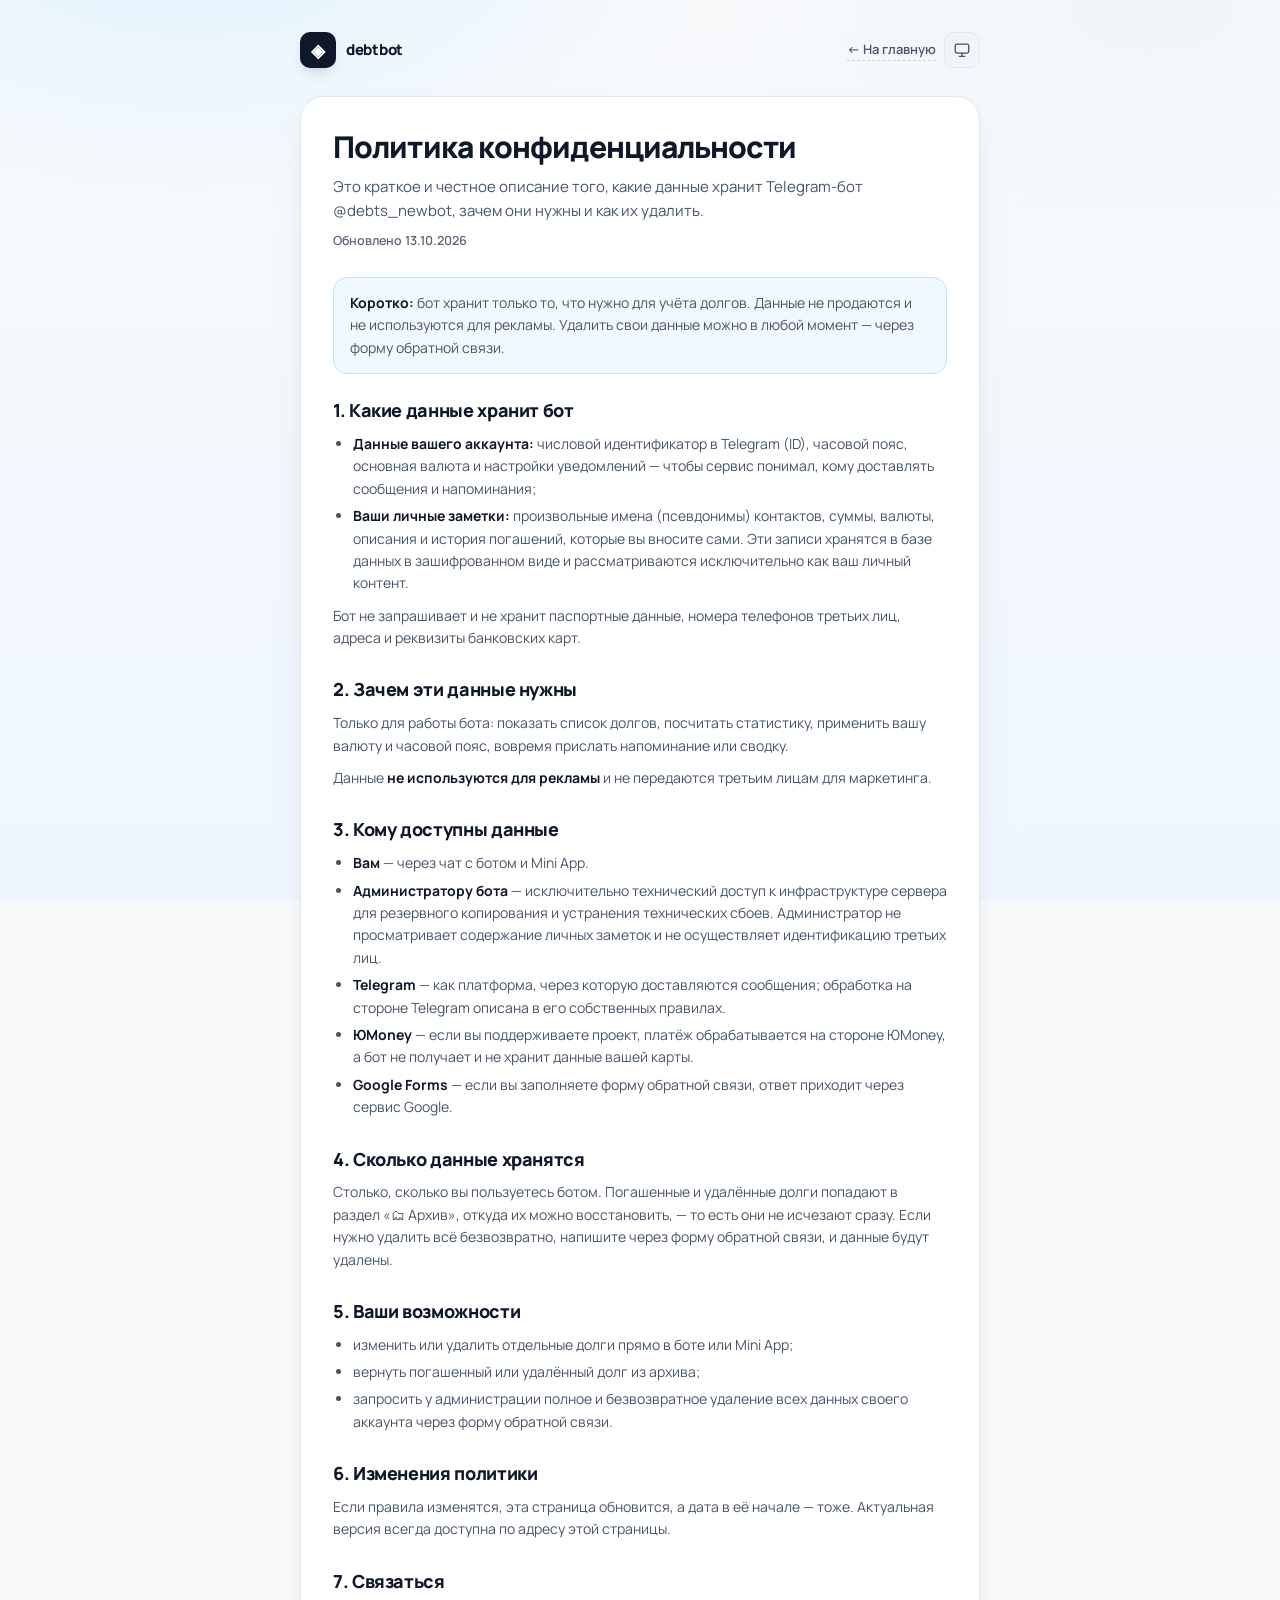
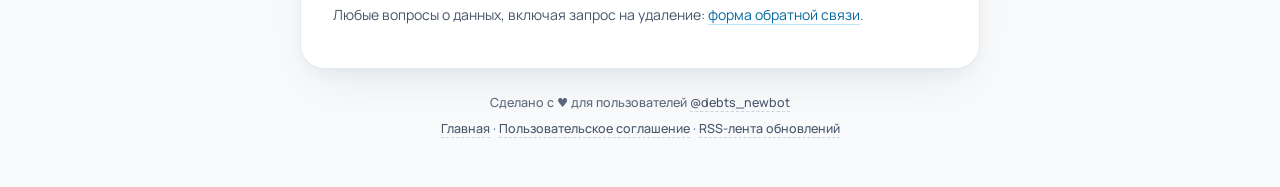
<file: privacy.html>
<!DOCTYPE html>
<html lang="ru">
<head>
  <meta charset="UTF-8" />
  <meta name="viewport" content="width=device-width, initial-scale=1.0" />

  <title>Политика конфиденциальности — бот @debts_newbot</title>
  <meta name="description" content="Какие данные хранит Telegram-бот @debts_newbot, зачем они нужны, кому доступны и как запросить их удаление." />
  <link rel="canonical" href="https://dvrks1d3.github.io/debtbot.github.io/privacy.html" />

  <meta name="theme-color" content="#0ea5e9" media="(prefers-color-scheme: light)" />
  <meta name="theme-color" content="#0b1220" media="(prefers-color-scheme: dark)" />
  <meta name="color-scheme" content="light dark" />
  <meta name="robots" content="index, follow" />

  <link rel="icon" href="favicon.ico" sizes="any" />
  <link rel="icon" href="favicon.svg" type="image/svg+xml" />
  <link rel="apple-touch-icon" href="apple-touch-icon.png" />
  <link rel="manifest" href="site.webmanifest" />

  <link rel="preconnect" href="https://fonts.googleapis.com">
  <link rel="preconnect" href="https://fonts.gstatic.com" crossorigin>
  <link href="https://fonts.googleapis.com/css2?family=Manrope:wght@400;500;600;700;800&display=swap" rel="stylesheet">

  <link rel="stylesheet" href="assets/site.css" />

  <!-- Тема применяется до отрисовки, поэтому скрипт без defer -->
  <script src="assets/theme.js"></script>
</head>
<body>
  <div class="container">
    <header class="top-nav">
      <a class="logo" href="index.html">
        <span class="logo-mark" aria-hidden="true">◈</span>
        debtbot
      </a>
      <div class="nav-actions">
        <a class="back-link" href="index.html">← На главную</a>
        <button class="theme-toggle" type="button" aria-label="Тема: как в системе">
          <svg class="icon-system" viewBox="0 0 20 20" fill="none" stroke="currentColor" stroke-width="1.5" stroke-linecap="round" stroke-linejoin="round" aria-hidden="true"><rect x="2.5" y="3.5" width="15" height="10" rx="2"/><path d="M7 17h6M10 13.5V17"/></svg>
          <svg class="icon-light" viewBox="0 0 20 20" fill="none" stroke="currentColor" stroke-width="1.5" stroke-linecap="round" stroke-linejoin="round" aria-hidden="true"><circle cx="10" cy="10" r="3.6"/><path d="M10 2v2M10 16v2M2 10h2M16 10h2M4.7 4.7l1.4 1.4M13.9 13.9l1.4 1.4M15.3 4.7l-1.4 1.4M6.1 13.9l-1.4 1.4"/></svg>
          <svg class="icon-dark" viewBox="0 0 20 20" fill="none" stroke="currentColor" stroke-width="1.5" stroke-linecap="round" stroke-linejoin="round" aria-hidden="true"><path d="M16 12.3A6.6 6.6 0 0 1 7.7 4a6.8 6.8 0 1 0 8.3 8.3Z"/></svg>
        </button>
      </div>
    </header>

    <main class="privacy-card">
      <h1>Политика конфиденциальности</h1>
      <p class="lead">Это краткое и честное описание того, какие данные хранит Telegram-бот @debts_newbot, зачем они нужны и как их удалить.</p>
      <p class="updated">Обновлено 13.10.2026</p>

      <p class="callout"><strong>Коротко:</strong> бот хранит только то, что нужно для учёта долгов. Данные не продаются и не используются для рекламы. Удалить свои данные можно в любой момент — через форму обратной связи.</p>

      <h2>1. Какие данные хранит бот</h2>
      <ul>
        <li><strong>Данные вашего аккаунта:</strong> числовой идентификатор в Telegram (ID), часовой пояс, основная валюта и настройки уведомлений — чтобы сервис понимал, кому доставлять сообщения и напоминания;</li>
        <li><strong>Ваши личные заметки:</strong> произвольные имена (псевдонимы) контактов, суммы, валюты, описания и история погашений, которые вы вносите сами. Эти записи хранятся в базе данных в зашифрованном виде и рассматриваются исключительно как ваш личный контент.</li>
      </ul>
      <p>Бот не запрашивает и не хранит паспортные данные, номера телефонов третьих лиц, адреса и реквизиты банковских карт.</p>

      <h2>2. Зачем эти данные нужны</h2>
      <p>Только для работы бота: показать список долгов, посчитать статистику, применить вашу валюту и часовой пояс, вовремя прислать напоминание или сводку.</p>
      <p>Данные <strong>не используются для рекламы</strong> и не передаются третьим лицам для маркетинга.</p>

      <h2>3. Кому доступны данные</h2>
      <ul>
        <li><strong>Вам</strong> — через чат с ботом и Mini App.</li>
        <li><strong>Администратору бота</strong> — исключительно технический доступ к инфраструктуре сервера для резервного копирования и устранения технических сбоев. Администратор не просматривает содержание личных заметок и не осуществляет идентификацию третьих лиц.</li>
        <li><strong>Telegram</strong> — как платформа, через которую доставляются сообщения; обработка на стороне Telegram описана в его собственных правилах.</li>
        <li><strong>ЮMoney</strong> — если вы поддерживаете проект, платёж обрабатывается на стороне ЮMoney, а бот не получает и не хранит данные вашей карты.</li>
        <li><strong>Google Forms</strong> — если вы заполняете форму обратной связи, ответ приходит через сервис Google.</li>
      </ul>

      <h2>4. Сколько данные хранятся</h2>
      <p>Столько, сколько вы пользуетесь ботом. Погашенные и удалённые долги попадают в раздел «🗂 Архив», откуда их можно восстановить, — то есть они не исчезают сразу. Если нужно удалить всё безвозвратно, напишите через форму обратной связи, и данные будут удалены.</p>

      <h2>5. Ваши возможности</h2>
      <ul>
        <li>изменить или удалить отдельные долги прямо в боте или Mini App;</li>
        <li>вернуть погашенный или удалённый долг из архива;</li>
        <li>запросить у администрации полное и безвозвратное удаление всех данных своего аккаунта через форму обратной связи.</li>
      </ul>

      <h2>6. Изменения политики</h2>
      <p>Если правила изменятся, эта страница обновится, а дата в её начале — тоже. Актуальная версия всегда доступна по адресу этой страницы.</p>

      <h2>7. Связаться</h2>
      <p>Любые вопросы о данных, включая запрос на удаление: <a class="inline-link" href="https://docs.google.com/forms/d/e/1FAIpQLSf25cPmj_XOJ0w-5ywHh_MlF2yY1WmF4xuYG1s7Vr0N-PM4dw/viewform?usp=header" target="_blank" rel="noopener noreferrer">форма обратной связи</a>.</p>
    </main>

    <footer>
      <p>Сделано с ♥ для пользователей <a href="https://t.me/debts_newbot" target="_blank" rel="noopener noreferrer">@debts_newbot</a></p>
      <p><a href="index.html">Главная</a> · <a href="terms.html">Пользовательское соглашение</a> · <a href="feed.xml">RSS-лента обновлений</a></p>
    </footer>
  </div>
</body>
</html>
</file>
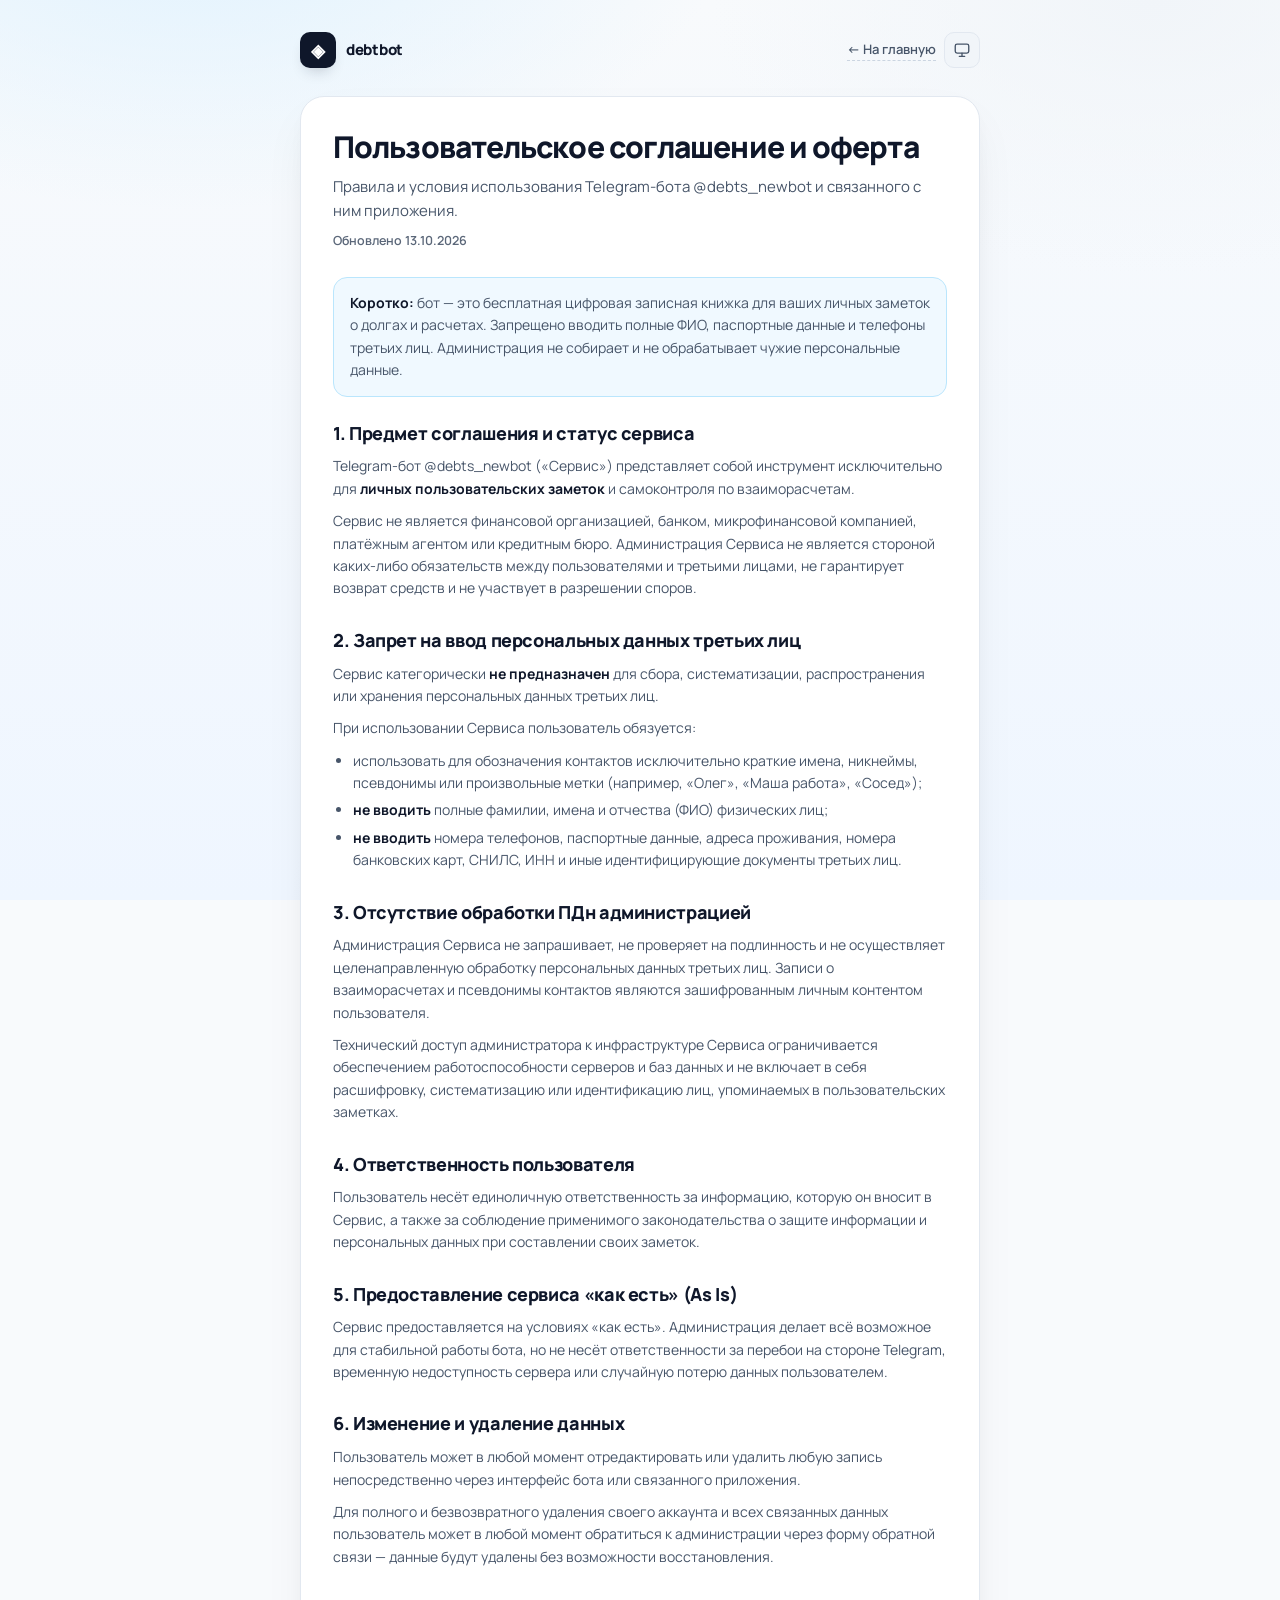
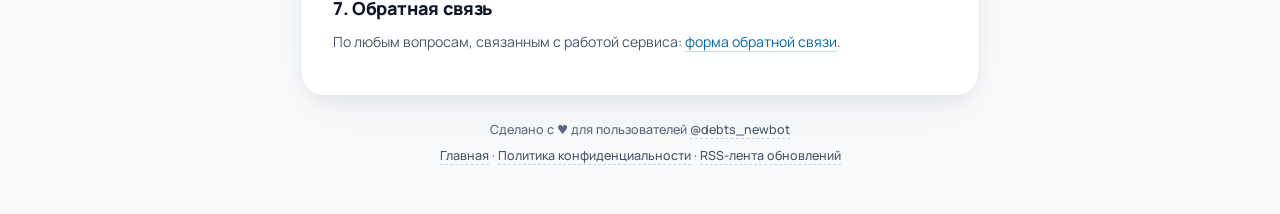
<file: terms.html>
<!DOCTYPE html>
<html lang="ru">
<head>
  <meta charset="UTF-8" />
  <meta name="viewport" content="width=device-width, initial-scale=1.0" />

  <title>Пользовательское соглашение и оферта — бот @debts_newbot</title>
  <meta name="description" content="Условия использования Telegram-бота @debts_newbot: сервис предназначен исключительно для личных заметок и не собирает персональные данные третьих лиц." />
  <link rel="canonical" href="https://dvrks1d3.github.io/debtbot.github.io/terms.html" />

  <meta name="theme-color" content="#0ea5e9" media="(prefers-color-scheme: light)" />
  <meta name="theme-color" content="#0b1220" media="(prefers-color-scheme: dark)" />
  <meta name="color-scheme" content="light dark" />
  <meta name="robots" content="index, follow" />

  <link rel="icon" href="favicon.ico" sizes="any" />
  <link rel="icon" href="favicon.svg" type="image/svg+xml" />
  <link rel="apple-touch-icon" href="apple-touch-icon.png" />
  <link rel="manifest" href="site.webmanifest" />

  <link rel="preconnect" href="https://fonts.googleapis.com">
  <link rel="preconnect" href="https://fonts.gstatic.com" crossorigin>
  <link href="https://fonts.googleapis.com/css2?family=Manrope:wght@400;500;600;700;800&display=swap" rel="stylesheet">

  <link rel="stylesheet" href="assets/site.css" />

  <!-- Тема применяется до отрисовки, поэтому скрипт без defer -->
  <script src="assets/theme.js"></script>
</head>
<body>
  <div class="container">
    <header class="top-nav">
      <a class="logo" href="index.html">
        <span class="logo-mark" aria-hidden="true">◈</span>
        debtbot
      </a>
      <div class="nav-actions">
        <a class="back-link" href="index.html">← На главную</a>
        <button class="theme-toggle" type="button" aria-label="Тема: как в системе">
          <svg class="icon-system" viewBox="0 0 20 20" fill="none" stroke="currentColor" stroke-width="1.5" stroke-linecap="round" stroke-linejoin="round" aria-hidden="true"><rect x="2.5" y="3.5" width="15" height="10" rx="2"/><path d="M7 17h6M10 13.5V17"/></svg>
          <svg class="icon-light" viewBox="0 0 20 20" fill="none" stroke="currentColor" stroke-width="1.5" stroke-linecap="round" stroke-linejoin="round" aria-hidden="true"><circle cx="10" cy="10" r="3.6"/><path d="M10 2v2M10 16v2M2 10h2M16 10h2M4.7 4.7l1.4 1.4M13.9 13.9l1.4 1.4M15.3 4.7l-1.4 1.4M6.1 13.9l-1.4 1.4"/></svg>
          <svg class="icon-dark" viewBox="0 0 20 20" fill="none" stroke="currentColor" stroke-width="1.5" stroke-linecap="round" stroke-linejoin="round" aria-hidden="true"><path d="M16 12.3A6.6 6.6 0 0 1 7.7 4a6.8 6.8 0 1 0 8.3 8.3Z"/></svg>
        </button>
      </div>
    </header>

    <main class="privacy-card">
      <h1>Пользовательское соглашение и оферта</h1>
      <p class="lead">Правила и условия использования Telegram-бота @debts_newbot и связанного с ним приложения.</p>
      <p class="updated">Обновлено 13.10.2026</p>

      <p class="callout"><strong>Коротко:</strong> бот — это бесплатная цифровая записная книжка для ваших личных заметок о долгах и расчетах. Запрещено вводить полные ФИО, паспортные данные и телефоны третьих лиц. Администрация не собирает и не обрабатывает чужие персональные данные.</p>

      <h2>1. Предмет соглашения и статус сервиса</h2>
      <p>Telegram-бот @debts_newbot («Сервис») представляет собой инструмент исключительно для <strong>личных пользовательских заметок</strong> и самоконтроля по взаиморасчетам.</p>
      <p>Сервис не является финансовой организацией, банком, микрофинансовой компанией, платёжным агентом или кредитным бюро. Администрация Сервиса не является стороной каких-либо обязательств между пользователями и третьими лицами, не гарантирует возврат средств и не участвует в разрешении споров.</p>

      <h2>2. Запрет на ввод персональных данных третьих лиц</h2>
      <p>Сервис категорически <strong>не предназначен</strong> для сбора, систематизации, распространения или хранения персональных данных третьих лиц.</p>
      <p>При использовании Сервиса пользователь обязуется:</p>
      <ul>
        <li>использовать для обозначения контактов исключительно краткие имена, никнеймы, псевдонимы или произвольные метки (например, «Олег», «Маша работа», «Сосед»);</li>
        <li><strong>не вводить</strong> полные фамилии, имена и отчества (ФИО) физических лиц;</li>
        <li><strong>не вводить</strong> номера телефонов, паспортные данные, адреса проживания, номера банковских карт, СНИЛС, ИНН и иные идентифицирующие документы третьих лиц.</li>
      </ul>

      <h2>3. Отсутствие обработки ПДн администрацией</h2>
      <p>Администрация Сервиса не запрашивает, не проверяет на подлинность и не осуществляет целенаправленную обработку персональных данных третьих лиц. Записи о взаиморасчетах и псевдонимы контактов являются зашифрованным личным контентом пользователя.</p>
      <p>Технический доступ администратора к инфраструктуре Сервиса ограничивается обеспечением работоспособности серверов и баз данных и не включает в себя расшифровку, систематизацию или идентификацию лиц, упоминаемых в пользовательских заметках.</p>

      <h2>4. Ответственность пользователя</h2>
      <p>Пользователь несёт единоличную ответственность за информацию, которую он вносит в Сервис, а также за соблюдение применимого законодательства о защите информации и персональных данных при составлении своих заметок.</p>

      <h2>5. Предоставление сервиса «как есть» (As Is)</h2>
      <p>Сервис предоставляется на условиях «как есть». Администрация делает всё возможное для стабильной работы бота, но не несёт ответственности за перебои на стороне Telegram, временную недоступность сервера или случайную потерю данных пользователем.</p>

      <h2>6. Изменение и удаление данных</h2>
      <p>Пользователь может в любой момент отредактировать или удалить любую запись непосредственно через интерфейс бота или связанного приложения.</p>
      <p>Для полного и безвозвратного удаления своего аккаунта и всех связанных данных пользователь может в любой момент обратиться к администрации через форму обратной связи — данные будут удалены без возможности восстановления.</p>

      <h2>7. Обратная связь</h2>
      <p>По любым вопросам, связанным с работой сервиса: <a class="inline-link" href="https://docs.google.com/forms/d/e/1FAIpQLSf25cPmj_XOJ0w-5ywHh_MlF2yY1WmF4xuYG1s7Vr0N-PM4dw/viewform?usp=header" target="_blank" rel="noopener noreferrer">форма обратной связи</a>.</p>
    </main>

    <footer>
      <p>Сделано с ♥ для пользователей <a href="https://t.me/debts_newbot" target="_blank" rel="noopener noreferrer">@debts_newbot</a></p>
      <p><a href="index.html">Главная</a> · <a href="privacy.html">Политика конфиденциальности</a> · <a href="feed.xml">RSS-лента обновлений</a></p>
    </footer>
  </div>
</body>
</html>
</file>
<file: assets/site.css>
/* ==========================================================================
   debtbot — общие стили index.html и privacy.html
   Светлая тема — значения в :root, тёмная — переопределение токенов ниже.
   ========================================================================== */

:root {
  color-scheme: light dark;
  background-color: var(--bg);
  color: var(--text);

  /* Фон и поверхности */
  --bg: #f8fafc;
  --bg-2: #eff6ff;
  --glow-1: #e0f2fe;
  --glow-2: #f1f5f9;
  --glow-3: #e2e8f0;
  --card: #ffffff;
  --surface-2: #f8fafc;
  --surface-3: #f1f5f9;
  --elevated: #ffffff;

  /* Инверсные элементы: логотип, номера шагов, skip-link */
  --surface-inverse: #0f172a;
  --on-inverse: #ffffff;

  /* Текст */
  --text: #0f172a;
  --muted: #475569;
  --muted-2: #5b6779;

  /* Границы */
  --border: #e2e8f0;
  --border-soft: #eef2f7;
  --border-strong: #cbd5e1;

  /* Акценты */
  --primary: #0ea5e9;
  --link: #0369a1;
  --solid: #0369a1;
  --on-solid: #ffffff;
  --ok: #047857;
  --ok-bg: #ecfdf5;
  --ok-border: #a7f3d0;
  --accent: #e11d48;
  --accent-2: #be123c;
  --accent-ink: #be123c;
  --note-bg: #f0f9ff;
  --note-border: #bae6fd;

  /* Точки таймлайна */
  --dot-1: #0284c7;
  --dot-2: #7c3aed;
  --dot-3: #94a3b8;
  --ring-1: #e0f2fe;
  --ring-2: #ede9fe;
  --ring-3: #f1f5f9;
  --target-ring: #e0f2fe;

  /* Тени */
  --shadow: 0 20px 50px -12px rgba(15, 23, 42, 0.08), 0 8px 20px -8px rgba(15, 23, 42, 0.06);
  --shadow-hover: 0 24px 60px -12px rgba(15, 23, 42, 0.12), 0 12px 24px -8px rgba(15, 23, 42, 0.08);
  --shadow-soft: 0 8px 20px -14px rgba(15, 23, 42, 0.1);
  --logomark-shadow: 0 8px 16px -8px rgba(15, 23, 42, 0.3);
  --focus: #0369a1;
}

@media (prefers-color-scheme: dark) {
  :root:not([data-theme="light"]) {
    color-scheme: dark;
    background-color: var(--bg);
    color: var(--text);
    --bg: #0b1220;
    --bg-2: #0f172a;
    --glow-1: #11253e;
    --glow-2: #162033;
    --glow-3: #0d1e30;
    --card: #111c2e;
    --surface-2: #0f1a2b;
    --surface-3: #1a2739;
    --elevated: #1c2a40;

    --surface-inverse: #e8eef7;
    --on-inverse: #0b1220;

    --text: #e8eef7;
    --muted: #a7b4c6;
    --muted-2: #8fa0b5;

    --border: #22304a;
    --border-soft: #1b2740;
    --border-strong: #33425e;

    --primary: #38bdf8;
    --link: #7dd3fc;
    --solid: #7dd3fc;
    --on-solid: #082f49;
    --ok: #6ee7b7;
    --ok-bg: #0b3b2c;
    --ok-border: #1c6b4f;
    --accent-ink: #fb7185;
    --note-bg: #0b2b45;
    --note-border: #1e5f8a;

    --dot-1: #38bdf8;
    --dot-2: #a78bfa;
    --dot-3: #64748b;
    --ring-1: rgba(56, 189, 248, 0.22);
    --ring-2: rgba(167, 139, 250, 0.22);
    --ring-3: rgba(148, 163, 184, 0.18);
    --target-ring: rgba(56, 189, 248, 0.28);

    --shadow: 0 20px 50px -12px rgba(0, 0, 0, 0.5), 0 8px 20px -8px rgba(0, 0, 0, 0.35);
    --shadow-hover: 0 24px 60px -12px rgba(0, 0, 0, 0.6), 0 12px 24px -8px rgba(0, 0, 0, 0.4);
    --shadow-soft: 0 8px 20px -14px rgba(0, 0, 0, 0.5);
    --logomark-shadow: 0 8px 16px -8px rgba(0, 0, 0, 0.6);
    --focus: #7dd3fc;
  }
}

/* Явный выбор тёмной темы. Токены должны совпадать с блоком выше. */
:root[data-theme="dark"] {
  color-scheme: dark;
  background-color: var(--bg);
  color: var(--text);
  --bg: #0b1220;
  --bg-2: #0f172a;
  --glow-1: #11253e;
  --glow-2: #162033;
  --glow-3: #0d1e30;
  --card: #111c2e;
  --surface-2: #0f1a2b;
  --surface-3: #1a2739;
  --elevated: #1c2a40;

  --surface-inverse: #e8eef7;
  --on-inverse: #0b1220;

  --text: #e8eef7;
  --muted: #a7b4c6;
  --muted-2: #8fa0b5;

  --border: #22304a;
  --border-soft: #1b2740;
  --border-strong: #33425e;

  --primary: #38bdf8;
  --link: #7dd3fc;
  --solid: #7dd3fc;
  --on-solid: #082f49;
  --ok: #6ee7b7;
  --ok-bg: #0b3b2c;
  --ok-border: #1c6b4f;
  --accent-ink: #fb7185;
  --note-bg: #0b2b45;
  --note-border: #1e5f8a;

  --dot-1: #38bdf8;
  --dot-2: #a78bfa;
  --dot-3: #64748b;
  --ring-1: rgba(56, 189, 248, 0.22);
  --ring-2: rgba(167, 139, 250, 0.22);
  --ring-3: rgba(148, 163, 184, 0.18);
  --target-ring: rgba(56, 189, 248, 0.28);

  --shadow: 0 20px 50px -12px rgba(0, 0, 0, 0.5), 0 8px 20px -8px rgba(0, 0, 0, 0.35);
  --shadow-hover: 0 24px 60px -12px rgba(0, 0, 0, 0.6), 0 12px 24px -8px rgba(0, 0, 0, 0.4);
  --shadow-soft: 0 8px 20px -14px rgba(0, 0, 0, 0.5);
  --logomark-shadow: 0 8px 16px -8px rgba(0, 0, 0, 0.6);
  --focus: #7dd3fc;
  color-scheme: dark;
}

:root[data-theme="light"] { color-scheme: light; }

html {
  background-color: var(--bg);
}

* { box-sizing: border-box; margin: 0; padding: 0; }

body {
  font-family: 'Manrope', system-ui, -apple-system, Segoe UI, Roboto, Arial, sans-serif;
  background-color: var(--bg);
  background: radial-gradient(900px 500px at 15% -10%, var(--glow-1) 0%, transparent 60%),
              radial-gradient(800px 500px at 90% 0%, var(--glow-2) 0%, transparent 55%),
              radial-gradient(700px 400px at 50% 100%, var(--glow-3) 0%, transparent 50%),
              linear-gradient(180deg, var(--bg) 0%, var(--bg-2) 100%);
  background-attachment: fixed;
  color: var(--text);
  min-height: 100vh;
  line-height: 1.6;
  -webkit-font-smoothing: antialiased;
}

.container {
  max-width: 720px;
  margin: 0 auto;
  padding: 32px 20px 48px;
}

a:focus-visible,
button:focus-visible,
summary:focus-visible {
  outline: 3px solid var(--focus);
  outline-offset: 3px;
  border-radius: 12px;
}

a.inline-link {
  color: var(--link);
  text-decoration: none;
  border-bottom: 1px solid var(--note-border);
}
a.inline-link:hover { border-bottom-color: var(--link); }

/* Доступность: пропустить витрину и перейти к обновлениям */
.skip-link {
  position: absolute;
  left: -9999px;
  top: 0;
  z-index: 10;
  background: var(--surface-inverse);
  color: var(--on-inverse);
  font-size: 14px;
  font-weight: 700;
  padding: 12px 18px;
  border-radius: 0 0 12px 0;
  text-decoration: none;
}
.skip-link:focus { left: 0; }

/* ---------------------------------------------------------------- шапка --- */

.top-nav {
  display: flex;
  justify-content: space-between;
  align-items: center;
  margin-bottom: 28px;
  animation: fadeIn 0.6s ease;
}
.logo {
  display: flex;
  align-items: center;
  gap: 10px;
  font-weight: 800;
  font-family: 'Manrope', sans-serif;
  font-size: 15px;
  letter-spacing: -0.02em;
  color: var(--text);
  text-decoration: none;
}
.logo-mark {
  width: 36px; height: 36px;
  display: grid; place-items: center;
  background: var(--surface-inverse);
  color: var(--on-inverse);
  border-radius: 10px;
  font-size: 18px;
  box-shadow: var(--logomark-shadow);
}
.badge-since {
  font-size: 12px;
  font-weight: 600;
  color: var(--ok);
  background: var(--ok-bg);
  border: 1px solid var(--ok-border);
  padding: 6px 10px;
  border-radius: 999px;
}
.back-link {
  font-size: 13px;
  font-weight: 600;
  color: var(--muted);
  text-decoration: none;
  border-bottom: 1px dashed var(--border-strong);
}
.back-link:hover { color: var(--text); border-bottom-color: var(--text); }

/* -------------------------------------------------------------- кнопки --- */

.actions {
  display: grid;
  grid-template-columns: 1fr 1fr;
  gap: 14px;
}
.btn {
  appearance: none;
  border-radius: 14px;
  padding: 16px 18px;
  font-size: 15px;
  font-weight: 700;
  letter-spacing: -0.01em;
  cursor: pointer;
  text-decoration: none;
  display: inline-flex;
  align-items: center;
  justify-content: center;
  gap: 10px;
  transition: all 0.22s cubic-bezier(.2,.8,.2,1);
  border: 1px solid transparent;
  line-height: 1;
  position: relative;
  overflow: hidden;
}
.btn:active { transform: translateY(0) scale(0.98); }
.btn-primary {
  background: linear-gradient(135deg, #0369a1 0%, #075985 100%);
  color: #ffffff;
  box-shadow: 0 4px 14px -3px rgba(15, 23, 42, 0.25), 0 2px 6px -2px rgba(15, 23, 42, 0.15);
}
.btn-primary:hover {
  transform: translateY(-2px);
  box-shadow: 0 8px 20px -4px rgba(15, 23, 42, 0.3), 0 4px 10px -3px rgba(15, 23, 42, 0.2);
  filter: brightness(1.06);
}
.btn-accent {
  background: linear-gradient(135deg, var(--accent) 0%, var(--accent-2) 100%);
  color: #ffffff;
  box-shadow: 0 4px 14px -3px rgba(15, 23, 42, 0.25), 0 2px 6px -2px rgba(15, 23, 42, 0.15);
}
.btn-accent:hover {
  transform: translateY(-2px);
  box-shadow: 0 8px 20px -4px rgba(15, 23, 42, 0.3), 0 4px 10px -3px rgba(15, 23, 42, 0.2);
  filter: brightness(1.04);
}
.btn-secondary {
  background: var(--elevated);
  color: var(--text);
  border-color: var(--border);
  box-shadow: 0 4px 12px -8px rgba(15, 23, 42, 0.08);
}
.btn-secondary:hover {
  transform: translateY(-2px);
  border-color: var(--border-strong);
  box-shadow: var(--shadow-hover);
}
.btn-icon {
  width: 22px; height: 22px;
  display: grid; place-items: center;
  border-radius: 8px;
  font-size: 13px;
  flex-shrink: 0;
}
.btn-primary .btn-icon,
.btn-accent .btn-icon { background: rgba(255, 255, 255, 0.22); }
.btn-secondary .btn-icon { background: var(--surface-3); border: 1px solid var(--border); }

/* ---------------------------------------------------------------- hero --- */

.hero {
  background: var(--card);
  border: 1px solid var(--border);
  border-radius: 24px;
  box-shadow: var(--shadow);
  overflow: hidden;
  animation: fadeUp 0.7s ease 0.1s both;
}
.hero-inner {
  padding: 36px 32px 32px;
  text-align: center;
}
.eyebrow {
  display: inline-flex;
  align-items: center;
  gap: 8px;
  background: var(--surface-3);
  border: 1px solid var(--border);
  color: var(--muted);
  font-size: 13px;
  font-weight: 600;
  padding: 7px 12px;
  border-radius: 999px;
  margin-bottom: 18px;
  letter-spacing: -0.01em;
}
.eyebrow span {
  background: var(--elevated);
  border: 1px solid var(--border);
  padding: 2px 7px;
  border-radius: 999px;
  font-size: 11px;
  font-weight: 700;
  color: var(--link);
}
h1 {
  font-family: 'Manrope', sans-serif;
  font-size: clamp(28px, 4.8vw, 36px);
  font-weight: 800;
  line-height: 1.2;
  letter-spacing: -0.03em;
  margin-bottom: 12px;
}
h1 .accent {
  color: var(--primary);
}
.subtitle {
  color: var(--muted);
  font-size: 16px;
  line-height: 1.6;
  max-width: 540px;
  margin: 0 auto 26px;
}

/* макет чата Telegram */
.chat-mockup {
  margin: 30px auto 0;
  max-width: 480px;
  background: var(--surface-2);
  border: 1px solid var(--border);
  border-radius: 18px;
  overflow: hidden;
  box-shadow: var(--shadow-soft);
  text-align: left;
}
.chat-header {
  display: flex;
  align-items: center;
  gap: 10px;
  padding: 10px 14px;
  background: var(--surface-3);
  border-bottom: 1px solid var(--border-soft);
}
.chat-avatar {
  width: 32px;
  height: 32px;
  border-radius: 50%;
  background: var(--surface-inverse);
  color: var(--on-inverse);
  display: grid;
  place-items: center;
  font-weight: 800;
  font-size: 13px;
  flex-shrink: 0;
}
.chat-info {
  display: flex;
  flex-direction: column;
  flex: 1;
  min-width: 0;
}
.chat-name {
  font-size: 13px;
  font-weight: 700;
  color: var(--text);
  line-height: 1.2;
}
.chat-status {
  font-size: 11px;
  color: var(--muted);
  line-height: 1.2;
}
.chat-badge {
  font-size: 10.5px;
  font-weight: 700;
  letter-spacing: 0.04em;
  text-transform: uppercase;
  color: var(--link);
  background: var(--note-bg);
  border: 1px solid var(--note-border);
  padding: 2px 7px;
  border-radius: 999px;
}
.chat-body {
  padding: 14px;
  display: flex;
  flex-direction: column;
  gap: 12px;
}
.chat-bubble {
  max-width: 88%;
  border-radius: 14px;
  padding: 10px 12px;
  position: relative;
  font-size: 13px;
  line-height: 1.45;
}
.chat-bubble-user {
  align-self: flex-end;
  background: var(--note-bg);
  color: var(--text);
  border-bottom-right-radius: 4px;
}
.chat-text {
  font-weight: 600;
  margin: 0;
}
.chat-time {
  display: block;
  font-size: 10px;
  color: var(--muted);
  text-align: right;
  margin-top: 4px;
}
.chat-check {
  color: var(--link);
  font-weight: 700;
}
.chat-bubble-bot {
  align-self: flex-start;
  background: var(--card);
  color: var(--text);
  border-bottom-left-radius: 4px;
}
.chat-bot-header {
  display: flex;
  align-items: center;
  gap: 6px;
  margin-bottom: 6px;
  font-size: 13px;
}
.chat-bot-icon {
  font-size: 14px;
}
.chat-debt-details {
  display: flex;
  flex-direction: column;
  gap: 3px;
  margin-bottom: 10px;
  font-size: 12.5px;
}
.chat-detail-row {
  display: flex;
  justify-content: space-between;
  gap: 8px;
}
.chat-detail-row span:first-child {
  color: var(--muted);
}
.chat-detail-due {
  color: var(--accent-ink);
  font-weight: 600;
}
.chat-actions {
  display: grid;
  grid-template-columns: 1fr 1fr;
  gap: 6px;
  margin-top: 8px;
  padding-top: 8px;
  border-top: 1px solid var(--border-soft);
}
.chat-btn {
  font-size: 11.5px;
  font-weight: 600;
  text-align: center;
  padding: 6px 8px;
  background: var(--surface-3);
  border-radius: 8px;
  color: var(--text);
  cursor: default;
  user-select: none;
}
.chat-btn-app {
  background: var(--note-bg);
  color: var(--link);
  font-weight: 700;
}

/* тизер последнего обновления */
.latest {
  display: flex;
  align-items: center;
  gap: 12px;
  flex-wrap: wrap;
  padding: 14px 32px;
  background: var(--surface-2);
  border-top: 1px solid var(--border);
  text-decoration: none;
  color: var(--text);
  transition: background 0.2s ease;
}
.latest:hover { background: var(--surface-3); }
.latest-label {
  font-size: 11px;
  font-weight: 700;
  letter-spacing: 0.04em;
  text-transform: uppercase;
  color: var(--ok);
  background: var(--ok-bg);
  border: 1px solid var(--ok-border);
  padding: 3px 8px;
  border-radius: 999px;
  white-space: nowrap;
}
.latest-title { flex: 1 1 220px; font-size: 13.5px; color: var(--muted); }
.latest-title b { color: var(--text); font-weight: 700; }
.latest-date { font-size: 12px; font-weight: 600; color: var(--muted); }

/* --------------------------------------------------------------- панели --- */

.panel {
  margin-top: 22px;
  background: var(--card);
  border: 1px solid var(--border);
  border-radius: 24px;
  box-shadow: var(--shadow);
  padding: 28px;
}
.panel h2,
.changelog-head h2 {
  font-family: 'Manrope', sans-serif;
  font-size: 22px;
  font-weight: 800;
  letter-spacing: -0.02em;
  display: flex;
  align-items: center;
  gap: 10px;
}
.title-icon {
  width: 28px; height: 28px;
  flex-shrink: 0;
  display: grid; place-items: center;
  background: var(--surface-3);
  border: 1px solid var(--border);
  border-radius: 8px;
  font-size: 13px;
  color: var(--muted);
}
.panel-sub {
  font-size: 13.5px;
  color: var(--muted);
  margin: 8px 0 20px;
}

/* ---------------------------------------------------------- возможности --- */

.feature-grid {
  list-style: none;
  display: grid;
  grid-template-columns: repeat(3, 1fr);
  gap: 18px 14px;
}
.feature-item {
  display: flex;
  gap: 10px;
  align-items: flex-start;
}
.feature-icon {
  width: 32px; height: 32px;
  border-radius: 9px;
  display: grid; place-items: center;
  font-size: 15px;
  background: var(--surface-2);
  border: 1px solid var(--border);
  flex-shrink: 0;
  margin-top: 1px;
}
.feature-item b { display: block; font-size: 13.5px; line-height: 1.25; margin-bottom: 3px; letter-spacing: -0.01em; }
.feature-item p { font-size: 12.5px; color: var(--muted); line-height: 1.45; }

/* ------------------------------------------------------ как это работает --- */

.steps {
  list-style: none;
  counter-reset: step;
  display: grid;
  gap: 16px;
}
.steps li {
  counter-increment: step;
  display: flex;
  gap: 12px;
  align-items: flex-start;
}
.steps li::before {
  content: counter(step);
  width: 28px; height: 28px;
  flex: 0 0 28px;
  display: grid; place-items: center;
  border-radius: 9px;
  background: var(--surface-inverse);
  color: var(--on-inverse);
  font-size: 13px;
  font-weight: 700;
}
.steps b { display: block; font-size: 14px; line-height: 1.3; margin-bottom: 3px; }
.steps p { font-size: 13.5px; color: var(--muted); line-height: 1.5; }
.steps code {
  font-family: ui-monospace, SFMono-Regular, Menlo, Consolas, monospace;
  font-size: 12.5px;
  background: var(--surface-3);
  border: 1px solid var(--border);
  border-radius: 6px;
  padding: 1px 5px;
  color: var(--text);
}

/* ------------------------------------------------------------ обновления --- */

.changelog {
  margin-top: 22px;
  background: var(--card);
  border: 1px solid var(--border);
  border-radius: 24px;
  box-shadow: var(--shadow);
  padding: 28px 28px 24px;
}
.changelog-head {
  display: flex;
  align-items: center;
  justify-content: space-between;
  gap: 12px;
  margin-bottom: 8px;
}
.version-count {
  font-size: 12px;
  font-weight: 700;
  color: var(--muted);
  background: var(--surface-3);
  border: 1px solid var(--border);
  padding: 6px 10px;
  border-radius: 999px;
  white-space: nowrap;
}
.changelog-sub {
  font-size: 13.5px;
  color: var(--muted);
  margin-bottom: 18px;
}
.version-index {
  display: flex;
  flex-wrap: wrap;
  gap: 6px;
  margin-bottom: 22px;
}
@media (max-width: 640px) {
  .version-index {
    flex-wrap: nowrap;
    overflow-x: auto;
    padding-bottom: 8px;
    -webkit-overflow-scrolling: touch;
    scrollbar-width: thin;
  }
}
.chip {
  font-size: 12px;
  font-weight: 700;
  color: var(--muted);
  background: var(--surface-3);
  border: 1px solid var(--border);
  padding: 4px 9px;
  border-radius: 999px;
  text-decoration: none;
  transition: all 0.18s ease;
}
.chip:hover {
  background: var(--elevated);
  border-color: var(--link);
  color: var(--link);
}
.timeline {
  list-style: none;
  position: relative;
  padding-left: 22px;
}
.timeline::before {
  content: "";
  position: absolute;
  left: 6px;
  top: 8px;
  bottom: 8px;
  width: 2px;
  background: linear-gradient(180deg, var(--border) 0%, var(--border-soft) 100%);
  border-radius: 999px;
}
.timeline-item {
  position: relative;
  padding-bottom: 20px;
  display: flex;
  gap: 14px;
  align-items: flex-start;
  scroll-margin-top: 24px;
}
.timeline-item:last-child { padding-bottom: 2px; }
.timeline-dot {
  position: absolute;
  left: -22px;
  top: 4px;
  width: 14px; height: 14px;
  border-radius: 50%;
  background: var(--elevated);
  border: 3px solid var(--dot-1);
  box-shadow: 0 0 0 4px var(--ring-1);
}
.timeline-item:nth-child(2) .timeline-dot { border-color: var(--dot-2); box-shadow: 0 0 0 4px var(--ring-2); }
.timeline-item:nth-child(n+3) .timeline-dot { border-color: var(--dot-3); box-shadow: 0 0 0 4px var(--ring-3); }
.timeline-card {
  flex: 1;
  background: var(--surface-2);
  border: 1px solid var(--border-soft);
  border-radius: 14px;
  padding: 14px 14px 12px;
  transition: all 0.2s ease;
}
.timeline-card:hover {
  background: var(--elevated);
  border-color: var(--border);
  transform: translateY(-1px);
  box-shadow: var(--shadow-soft);
}
.timeline-item:target .timeline-card {
  background: var(--elevated);
  border-color: var(--primary);
  box-shadow: 0 0 0 3px var(--target-ring);
}
.timeline-top {
  display: flex;
  align-items: center;
  gap: 8px;
  flex-wrap: wrap;
  margin-bottom: 8px;
}
.release-heading { margin: 0; font-size: 16px; font-weight: 800; }
.ver {
  display: inline-block;
  font-size: 13.5px;
  font-weight: 800;
  letter-spacing: -0.02em;
  color: var(--text);
  background: var(--elevated);
  border: 1px solid var(--border);
  padding: 3px 8px;
  border-radius: 999px;
  text-decoration: none;
}
.ver:hover { border-color: var(--link); color: var(--link); }
.ver.latest { background: var(--solid); color: var(--on-solid); border-color: var(--solid); }
.ver.latest:hover { background: var(--text); color: var(--bg); border-color: var(--text); }
.date {
  font-size: 12px;
  font-weight: 600;
  color: var(--muted);
  background: var(--elevated);
  border: 1px solid var(--border);
  padding: 3px 8px;
  border-radius: 999px;
}
.tag {
  font-size: 11px;
  font-weight: 700;
  letter-spacing: 0.04em;
  text-transform: uppercase;
  color: var(--ok);
  background: var(--ok-bg);
  border: 1px solid var(--ok-border);
  padding: 3px 7px;
  border-radius: 999px;
}
.release-title {
  font-size: 15px;
  font-weight: 700;
  color: var(--text);
  letter-spacing: -0.01em;
  line-height: 1.45;
}
.release-groups { margin-top: 10px; }
.release-group + .release-group { margin-top: 12px; }
.group-title {
  font-size: 11px;
  font-weight: 700;
  letter-spacing: 0.06em;
  text-transform: uppercase;
  margin-bottom: 6px;
  color: var(--muted-2);
}
.release-group-add .group-title { color: var(--ok); }
.release-group-fix .group-title { color: var(--accent-ink); }
.release-group-change .group-title { color: var(--muted-2); }
.release-list {
  list-style: none;
  display: grid;
  gap: 6px;
}
.release-list li {
  position: relative;
  padding-left: 18px;
  font-size: 13.5px;
  color: var(--muted);
  line-height: 1.5;
}
.release-list li::before {
  content: "";
  position: absolute;
  left: 4px;
  top: 8px;
  width: 5px; height: 5px;
  border-radius: 50%;
  background: var(--muted-2);
}
.release-group-add .release-list li::before { background: var(--ok); }
.release-group-fix .release-list li::before { background: var(--accent-ink); }

/* ---------------------------------------------------- архив версий (спойлер) --- */

.timeline-archive {
  list-style: none;
  position: relative;
  padding-top: 4px;
}
.timeline-details {
  border-radius: 12px;
}
.timeline-summary {
  display: inline-flex;
  align-items: center;
  gap: 8px;
  padding: 8px 16px;
  background: var(--surface-2);
  border: 1px solid var(--border);
  border-radius: 999px;
  color: var(--text);
  font-family: inherit;
  font-size: 13px;
  font-weight: 600;
  cursor: pointer;
  user-select: none;
  transition: all 0.2s ease;
  list-style: none;
}
.timeline-summary::-webkit-details-marker {
  display: none;
}
.timeline-summary:hover {
  background: var(--elevated);
  border-color: var(--primary);
  color: var(--link);
  transform: translateY(-1px);
  box-shadow: var(--shadow-soft);
}
.timeline-summary-icon {
  display: inline-block;
  font-size: 10px;
  line-height: 1;
  transition: transform 0.2s ease;
}
.timeline-details[open] .timeline-summary-icon {
  transform: rotate(180deg);
}
.timeline-summary-text {
  font-weight: 700;
}
.timeline-summary-badge {
  font-size: 11.5px;
  font-weight: 600;
  color: var(--muted);
  background: var(--surface-3);
  padding: 2px 7px;
  border-radius: 999px;
  border: 1px solid var(--border-soft);
}
.timeline-older {
  list-style: none;
  margin: 20px 0 0 0;
  padding: 0;
}

/* ------------------------------------------------------------------ FAQ --- */

.faq-item {
  background: var(--surface-2);
  border: 1px solid var(--border);
  border-radius: 12px;
  padding: 0 14px;
  transition: background 0.2s ease;
}
.faq-item + .faq-item { margin-top: 8px; }
.faq-item[open] { background: var(--elevated); }
.faq-item summary {
  cursor: pointer;
  font-size: 14px;
  font-weight: 600;
  line-height: 1.4;
  padding: 13px 0;
  list-style: none;
  display: flex;
  align-items: center;
  justify-content: space-between;
  gap: 12px;
}
.faq-item summary::-webkit-details-marker { display: none; }
.faq-item summary::after {
  content: "+";
  font-size: 16px;
  font-weight: 700;
  color: var(--link);
  flex-shrink: 0;
}
.faq-item[open] summary::after { content: "–"; }
.faq-item p {
  font-size: 13.5px;
  color: var(--muted);
  line-height: 1.5;
  padding-bottom: 14px;
}
.faq-note {
  margin-top: 16px;
  font-size: 13px;
  color: var(--muted);
}

/* ----------------------------------------------------------- CTA секция --- */

.cta-panel {
  background: linear-gradient(180deg, var(--card) 0%, var(--surface-2) 100%);
  border: 1px solid var(--border);
  box-shadow: var(--shadow-soft);
  text-align: center;
  padding: 38px 24px;
}
.cta-inner {
  max-width: 540px;
  margin: 0 auto;
}
.cta-badge {
  display: inline-block;
  font-size: 11px;
  font-weight: 700;
  letter-spacing: 0.04em;
  text-transform: uppercase;
  color: var(--link);
  background: var(--glow-1);
  border: 1px solid var(--note-border);
  padding: 4px 12px;
  border-radius: 999px;
  margin-bottom: 12px;
}
.cta-heading {
  margin: 0 0 10px;
  font-size: clamp(22px, 3.8vw, 28px);
  font-weight: 800;
  letter-spacing: -0.025em;
  line-height: 1.25;
}
.cta-sub {
  margin: 0 0 22px;
  font-size: 15px;
  line-height: 1.55;
  color: var(--muted);
}
.cta-actions {
  display: flex;
  justify-content: center;
  margin-bottom: 20px;
}
.btn-cta {
  padding: 13px 26px;
  font-size: 15.5px;
  font-weight: 700;
}
.cta-features {
  display: flex;
  align-items: center;
  justify-content: center;
  gap: 12px;
  flex-wrap: wrap;
  font-size: 13px;
  color: var(--muted-2);
  font-weight: 600;
}
.cta-feat {
  display: inline-flex;
  align-items: center;
  gap: 4px;
}
.cta-dot {
  width: 4px;
  height: 4px;
  border-radius: 50%;
  background: var(--border-strong);
}

/* ----------------------------------------------------------- поддержка --- */

.support { text-align: center; }
.support .panel-sub { max-width: 520px; margin: 8px auto 20px; }
.support .actions { max-width: 520px; margin: 0 auto; }
.trust-row {
  display: flex;
  align-items: center;
  justify-content: center;
  gap: 16px;
  margin-top: 18px;
  flex-wrap: wrap;
  color: var(--muted-2);
  font-size: 12.5px;
  font-weight: 500;
}
.trust-row span { display: inline-flex; align-items: center; gap: 6px; }
.trust-dot { width: 4px; height: 4px; background: var(--border-strong); border-radius: 50%; }

/* -------------------------------------------------------- подвал страниц --- */

footer {
  text-align: center;
  margin-top: 24px;
  color: var(--muted-2);
  font-size: 12.5px;
  font-weight: 500;
  animation: fadeIn 0.7s ease 0.25s both;
}
footer p + p { margin-top: 6px; }
footer a { color: var(--muted); text-decoration: none; border-bottom: 1px dashed var(--border-strong); }
footer a:hover { color: var(--text); border-bottom-color: var(--text); }

/* ------------------------------------------------ страница политики --- */

.privacy-card {
  background: var(--card);
  border: 1px solid var(--border);
  border-radius: 24px;
  box-shadow: var(--shadow);
  padding: 32px;
}
.privacy-card h1 {
  font-family: 'Manrope', sans-serif;
  font-size: clamp(24px, 4vw, 30px);
  font-weight: 800;
  line-height: 1.2;
  letter-spacing: -0.03em;
  margin-bottom: 10px;
}
.privacy-card .lead {
  font-size: 15px;
  color: var(--muted);
  margin-bottom: 8px;
}
.privacy-card .updated {
  font-size: 12.5px;
  font-weight: 600;
  color: var(--muted-2);
  margin-bottom: 26px;
}
.privacy-card h2 {
  font-family: 'Manrope', sans-serif;
  font-size: 18px;
  font-weight: 800;
  letter-spacing: -0.02em;
  margin: 26px 0 8px;
}
.privacy-card h2:first-of-type { margin-top: 0; }
.privacy-card p { font-size: 14px; color: var(--muted); margin-bottom: 10px; }
.privacy-card ul { margin: 0 0 10px; padding-left: 20px; }
.privacy-card li { font-size: 14px; color: var(--muted); margin-bottom: 5px; }
.privacy-card strong { color: var(--text); font-weight: 700; }
.privacy-card .callout {
  background: var(--note-bg);
  border: 1px solid var(--note-border);
  border-radius: 14px;
  padding: 14px 16px;
  margin: 0 0 22px;
}
.privacy-card .callout p { font-size: 13.5px; margin: 0; color: var(--text); }

/* ------------------------------------------------------------- анимация --- */

@keyframes fadeUp {
  from { opacity: 0; transform: translateY(12px); }
  to { opacity: 1; transform: translateY(0); }
}
@keyframes fadeIn { from { opacity: 0; } to { opacity: 1; } }

/* ------------------------------------------------------------ адаптив --- */

@media (max-width: 720px) {
  .feature-grid { grid-template-columns: repeat(2, 1fr); }
}

@media (max-width: 640px) {
  .container { padding: 20px 16px 32px; }
  .hero-inner { padding: 28px 20px 26px; }
  .latest { padding: 14px 20px; }
  .actions { grid-template-columns: 1fr; }
  .panel { padding: 22px 18px; }
  .changelog { padding: 22px 18px 18px; }
  .feature-grid { grid-template-columns: 1fr; gap: 14px; }
  .release-list li { font-size: 13px; }
  .changelog-sub { font-size: 13px; }
  .cta-panel { padding: 24px 18px; }
  .cta-features { gap: 8px; font-size: 12px; }
  .trust-row { flex-direction: column; gap: 6px; }
  .trust-dot { display: none; }
  .privacy-card { padding: 22px 18px; }
}

@media (prefers-reduced-motion: reduce) {
  * { animation: none !important; transition: none !important; }
}

@media print {
  body { background: #fff; }
  .skip-link, .actions, .support, .cta-panel { display: none; }
  .hero, .panel, .changelog { box-shadow: none; border-color: #cbd5e1; }
}

/* ------------------------------------------------- переключатель темы --- */

.nav-actions {
  display: flex;
  align-items: center;
  gap: 8px;
}
.theme-toggle {
  display: none;
  width: 36px;
  height: 36px;
  padding: 0;
  align-items: center;
  justify-content: center;
  background: var(--surface-3);
  border: 1px solid var(--border);
  border-radius: 10px;
  color: var(--muted);
  cursor: pointer;
  transition: all 0.2s ease;
}
/* Кнопка появляется только при работающем JavaScript */
:root.js .theme-toggle { display: inline-flex; }
.theme-toggle:hover { color: var(--text); border-color: var(--border-strong); }
.theme-toggle svg { width: 18px; height: 18px; display: none; }
:root:not([data-theme]) .theme-toggle .icon-system { display: block; }
:root[data-theme="light"] .theme-toggle .icon-light { display: block; }
:root[data-theme="dark"] .theme-toggle .icon-dark { display: block; }
</file>
